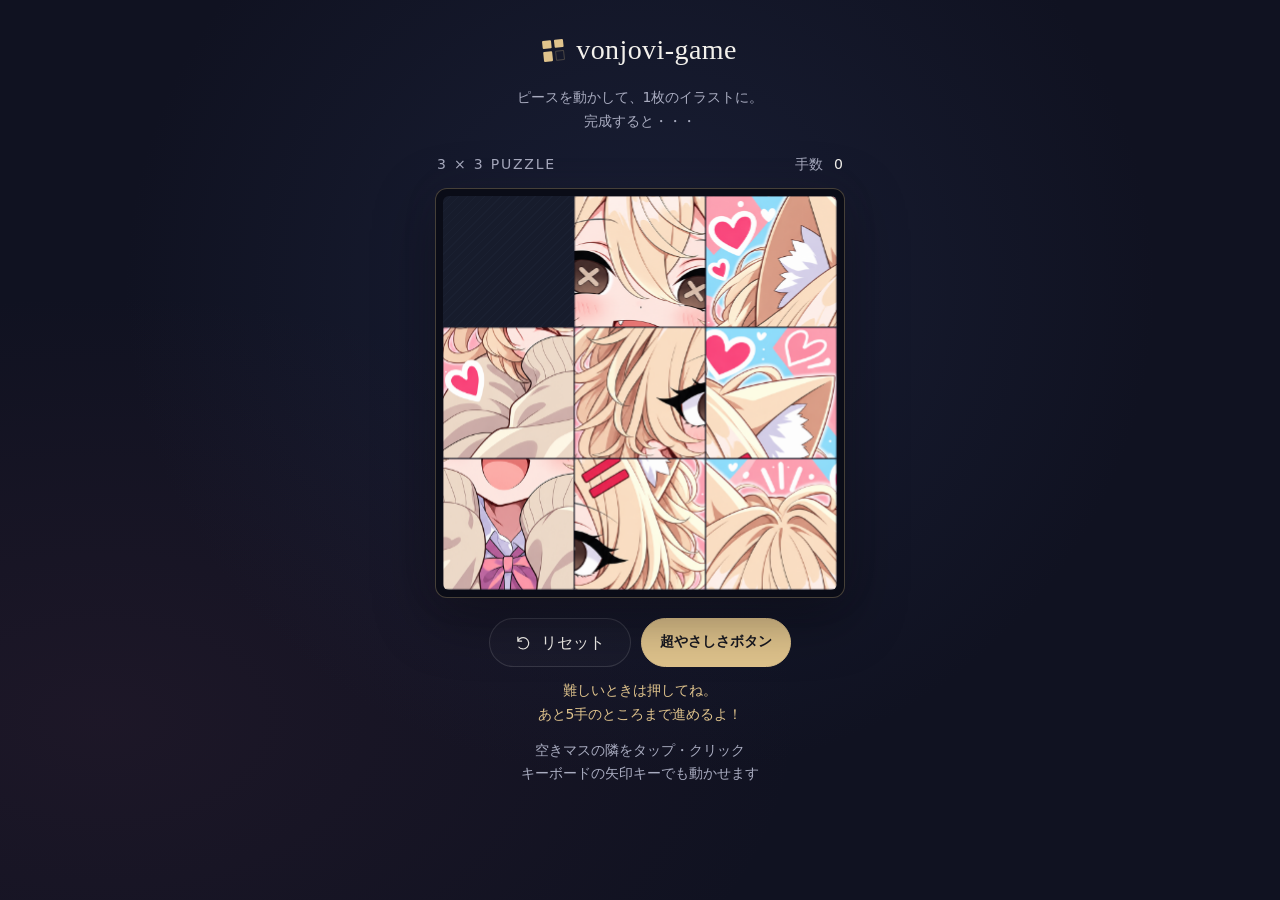
<file: index.html>
<!doctype html>
<html lang="ja">
<head>
  <meta charset="utf-8">
  <meta name="viewport" content="width=device-width,initial-scale=1">
  <meta name="theme-color" content="#101221">
  <meta name="description" content="イラストを完成させて、隠されたメッセージを解き明かす。3×3のスライドパズル。">
  <title>vonjovi-game</title>
  <link rel="icon" type="image/svg+xml" href="data:image/svg+xml,%3Csvg xmlns='http://www.w3.org/2000/svg' viewBox='0 0 32 32'%3E%3Crect width='32' height='32' rx='8' fill='%23101221'/%3E%3Cpath d='M7 7h8v8H7zm10 0h8v8h-8zM7 17h8v8H7z' fill='%23d6b97b'/%3E%3C/svg%3E">
  <style>
    :root{color-scheme:dark;--bg:#101221;--panel:#191d30;--ink:#f3f1ec;--muted:#a9acc0;--gold:#dfc38c;--border:#ffffff20;--ratio:1055/1491}
    *{box-sizing:border-box} [hidden]{display:none!important}
    body{margin:0;min-height:100svh;background:radial-gradient(ellipse at 50% 32%,#26315366 0,transparent 57%),radial-gradient(ellipse at 8% 80%,#71375122,transparent 42%),var(--bg);color:var(--ink);font:16px/1.7 system-ui,-apple-system,"Segoe UI","Noto Sans JP",sans-serif}
    button,textarea{font:inherit}button,a{-webkit-tap-highlight-color:transparent}button{touch-action:manipulation}button:focus-visible,a:focus-visible,textarea:focus-visible{outline:3px solid var(--gold);outline-offset:5px}button{cursor:pointer}button:disabled{cursor:default}
    .site-header{display:flex;align-items:center;justify-content:center;gap:12px;padding:27px 20px 0}
    .mark{width:21px;height:21px;display:grid;grid-template-columns:1fr 1fr;gap:3px;transform:rotate(-6deg)}.mark i{background:var(--gold);border-radius:1px}.mark i:last-child{background:transparent;border:1px solid #dfc38c44}
    h1{margin:0;font:500 28px/1.3 Georgia,"Times New Roman",serif;letter-spacing:.015em}
    main{width:100%;padding:16px 20px 40px;text-align:center}
    .instructions{margin:0 auto 19px;color:var(--muted);font-size:14px}.instructions span{display:inline-block}
    .game{width:min(100%,410px,max(230px,calc((100svh - 310px) * var(--image-ratio,.70758))));margin:auto}
    .game-meta{display:flex;align-items:center;justify-content:space-between;margin:0 2px 11px;color:var(--muted);font-size:14px;gap:12px}.grid-label{letter-spacing:.13em}.move-count{font-variant-numeric:tabular-nums}#moves{color:var(--ink);margin-left:7px}
    .frame{padding:7px;border:1px solid #dfc38c48;border-radius:12px;background:#0a0c17;box-shadow:0 18px 60px #0006,0 0 45px #b07ab00c;position:relative}
    .board{position:relative;width:100%;aspect-ratio:var(--ratio);border-radius:6px;overflow:hidden;background:repeating-linear-gradient(135deg,#171c2c 0px,#171c2c 5px,#1a2031 5px,#1a2031 6px);isolation:isolate}
    .tile{position:absolute;top:0;left:0;width:calc(100% / 3);height:calc(100% / 3);padding:0;border:0;border-radius:2px;background-image:url("image/gazou.png");background-size:300% 300%;background-repeat:no-repeat;box-shadow:inset 0 0 0 1px #0a0c1766;transition:transform .16s ease,filter .16s ease;will-change:transform;z-index:1}
    .tile:not([aria-disabled="true"]):hover{filter:brightness(1.12);z-index:2}.tile:focus-visible{outline-offset:-4px;z-index:3}.tile[aria-disabled="true"]{cursor:default}
    .tile.last{pointer-events:none;opacity:0;transition:opacity .5s ease}.board.complete .tile{box-shadow:none;border-radius:0}.board.complete .tile.last{opacity:1}
    .loading{position:absolute;inset:0;display:grid;place-content:center;padding:24px;background:var(--panel);color:var(--muted);z-index:5;font-size:14px}
    .controls{margin-top:20px;display:flex;justify-content:center;flex-wrap:wrap;gap:10px}.reset{display:inline-flex;align-items:center;justify-content:center;gap:9px;padding:10px 25px;min-height:46px;color:var(--ink);border:1px solid var(--border);border-radius:999px;background:#ffffff05;transition:background .2s,border-color .2s}.reset:hover{background:#ffffff0c;border-color:#ffffff44}.reset svg{width:17px;height:17px}.reset:disabled{opacity:.45}
    .kindness{background:var(--gold);border:1px solid var(--gold);color:#171820;border-radius:999px;padding:10px 18px;min-height:46px;font-weight:650;font-size:14px}.kindness:hover{background:#eed5a4}.kindness:disabled{opacity:.55;cursor:default}.assist-help{font-size:14px;color:var(--gold);margin:12px 0 0}.board.assisting .tile{transition-duration:var(--auto-speed,50ms)}
    .help{margin:12px 0 0;color:var(--muted);font-size:14px}.status{min-height:1.7em;margin:13px 0 0;color:var(--gold);font-size:14px}
    .reward{max-width:680px;margin:26px auto 0;text-align:left;background:linear-gradient(145deg,#24263a,#191c2b);border:1px solid #dfc38c4d;border-radius:18px;padding:28px;animation:arrive .45s ease}
    .reward-label{margin:0 0 7px;color:var(--gold);font-size:12px;letter-spacing:.18em}.reward h2{font-size:24px;font-weight:600;line-height:1.5;margin:0 0 8px}.reward p{margin:0 0 18px;color:#c8cad7;font-size:14px}.reward a{color:var(--gold);text-underline-offset:4px}.reward-head{display:flex;justify-content:space-between;gap:16px;align-items:center;margin-bottom:12px}.reward-head label{font-size:14px;color:var(--muted)}
    .copy{border:1px solid var(--gold);border-radius:8px;background:var(--gold);color:#171820;min-height:44px;padding:9px 16px;font-size:14px;font-weight:650}.copy:hover{background:#eed5a4}.prompt{width:100%;height:300px;resize:vertical;display:block;border:1px solid var(--border);border-radius:8px;background:#101321;color:#e0e2ec;padding:18px;line-height:1.85;font-size:14px;overflow-wrap:anywhere}.copy-feedback{min-height:1.7em;margin-top:10px!important;margin-bottom:0!important;color:var(--gold)!important}
    @keyframes arrive{from{opacity:0;transform:translateY(10px)}to{opacity:1;transform:translateY(0)}}
    @media(min-height:800px) and (min-width:600px){.site-header{padding-top:32px}main{padding-top:18px}}
    @media(max-width:480px){.site-header{padding-top:22px}h1{font-size:26px}main{padding:14px 18px 30px}.game{max-width:350px}.reward{padding:21px 18px}.reward-head{align-items:flex-start;flex-direction:column;gap:10px}.copy{width:100%}.instructions{font-size:14px;margin-bottom:17px}.help{font-size:14px}}
    @media(prefers-reduced-motion:reduce){*,*::before,*::after{animation:none!important;transition:none!important;scroll-behavior:auto!important}}
  </style>
</head>
<body>
  <header class="site-header"><span class="mark" aria-hidden="true"><i></i><i></i><i></i><i></i></span><h1>vonjovi-game</h1></header>
  <main>
    <p class="instructions"><span>ピースを動かして、1枚のイラストに。</span><br><span>完成すると・・・</span></p>
    <section class="game" aria-label="3×3スライドパズル">
      <div class="game-meta"><span class="grid-label">3 × 3 PUZZLE</span><span class="move-count">手数 <output id="moves">0</output></span></div>
      <div class="frame"><div id="board" class="board" role="group" aria-label="パズル盤面。空いているマスの隣のピースを動かせます。"><div id="loading" class="loading" role="status">イラストを読み込んでいます…</div></div></div>
      <div class="controls"><button id="reset" class="reset" type="button" disabled><svg viewBox="0 0 24 24" fill="none" stroke="currentColor" stroke-width="1.7" aria-hidden="true"><path d="M4 10a8 8 0 1 1 1 8M4 4v6h6"/></svg>リセット</button><button id="kindness" class="kindness" type="button" aria-describedby="assist-help" disabled>超やさしさボタン</button></div>
      <p id="assist-help" class="assist-help">難しいときは押してね。<br>あと5手のところまで進めるよ！</p>
      <p class="help">空きマスの隣をタップ・クリック<br>キーボードの矢印キーでも動かせます</p>
      <p id="status" class="status" role="status" aria-live="polite"></p>
      <button id="retry" class="reset" type="button" hidden>解読コードを再読み込み</button>
    </section>
    <section id="reward" class="reward" aria-labelledby="reward-title" hidden>
      <div class="reward-label">PUZZLE COMPLETE</div>
      <h2 id="reward-title" tabindex="-1">完成！ 次は、隠されたメッセージへ。</h2>
      <p><a href="https://x.com/vonjovi_14/status/2108567350417199455?s=20">解読用の画像を保存</a>して、下の文章と一緒にAIへ渡してください。</p>
      <div class="reward-head"><label for="prompt">解読コード（プロンプト）</label><button id="copy" class="copy" type="button">解読コードをコピー</button></div>
      <textarea id="prompt" class="prompt" readonly spellcheck="false" aria-label="解読コード（プロンプト）"></textarea>
      <p id="copy-feedback" class="copy-feedback" role="status" aria-live="polite"></p>
    </section>
    <noscript><p>このパズルを遊ぶには、ブラウザーのJavaScriptを有効にしてください。</p></noscript>
  </main>
  <script id="puzzle-model">
    const GameModel = (() => {
      const solved = () => Array.from({length:9},(_,i)=>(i+1)%9);
      const adjacent = (a,b) => Math.abs(Math.floor(a/3)-Math.floor(b/3))+Math.abs(a%3-b%3)===1;
      const isSolved = cells => cells.every((n,i)=>n===(i+1)%9);
      function move(cells,tile){
        const at=cells.indexOf(tile),gap=cells.indexOf(0);
        if(!Number.isInteger(tile)||tile<1||tile>8||at<0||!adjacent(at,gap))return false;
        [cells[at],cells[gap]]=[cells[gap],cells[at]];return true;
      }
      function newGame(){
        let cells,history;
        do{
          cells=solved();history=[];let previous=-1;
          for(let step=0;step<24;step++){
            const gap=cells.indexOf(0),options=cells.map((_,i)=>i).filter(i=>i!==previous&&adjacent(i,gap));
            const next=options[Math.floor(Math.random()*options.length)];
            history.push(cells[next]);
            [cells[gap],cells[next]]=[cells[next],cells[gap]];previous=gap;
          }
        }while(cells.reduce((sum,n,i)=>sum+(n?Math.abs(Math.floor((n-1)/3)-Math.floor(i/3))+Math.abs((n-1)%3-i%3):0),0)<6);
        return {cells,history};
      }
      const shuffle=()=>newGame().cells;
      let nearGoal;
      function helpPlan(cells,history){
        // Exact shortest distances for the small neighborhood of the goal.
        if(!nearGoal){
          const start=solved(),queue=[start];nearGoal=new Map([[start.join(','),0]]);
          for(let q=0;q<queue.length;q++){
            const state=queue[q],depth=nearGoal.get(state.join(','));
            if(depth===5)continue;
            const gap=state.indexOf(0);
            for(let at=0;at<state.length;at++)if(adjacent(at,gap)){
              const next=[...state];move(next,state[at]);const key=next.join(',');
              if(!nearGoal.has(key)){nearGoal.set(key,depth+1);queue.push(next);}
            }
          }
        }
        const state=[...cells],plan=[];
        if(nearGoal.get(state.join(','))===5)return plan;
        // Reverse the actual legal history. Stop as soon as the goal is exactly
        // five moves away; this does not require solving an arbitrary 15-puzzle.
        for(let i=history.length-1;i>=0;i--){
          if(!move(state,history[i]))throw new Error('Invalid puzzle history');
          plan.push(history[i]);
          if(nearGoal.get(state.join(','))===5)return plan;
        }
        if(!isSolved(state))throw new Error('Puzzle history does not reach the goal');
        // Also handles pressing help when already fewer than five moves away.
        for(const tile of [8,7,4,5,6]){move(state,tile);plan.push(tile);}
        if(nearGoal.get(state.join(','))!==5)throw new Error('Invalid help target');
        return plan;
      }
      return {solved,adjacent,isSolved,move,shuffle,newGame,helpPlan};
    })();
  </script>
  <script id="puzzle-ui">
    (()=>{
      const $=id=>document.getElementById(id),board=$('board'),reward=$('reward'),prompt=$('prompt');
      let cells=[],moves=0,ready=false,complete=false,epoch=0,rewardRequest=null,history=[],assisting=false;
      const tiles=[];
      for(let tile=1;tile<=9;tile++){
        const el=document.createElement(tile===9?'div':'button');
        el.className='tile'+(tile===9?' last':'');
        el.style.backgroundPosition=`${((tile-1)%3)*100/2}% ${Math.floor((tile-1)/3)*100/2}%`;
        if(tile<9){el.type='button';el.addEventListener('click',()=>play(tile));}
        else el.setAttribute('aria-hidden','true');
        board.append(el);tiles.push(el);
      }
      function render(){
        const gap=cells.indexOf(0);
        tiles.forEach((el,i)=>{
          const pos=i===8?8:cells.indexOf(i+1);
          el.style.transform=`translate(${(pos%3)*100}%,${Math.floor(pos/3)*100}%)`;
          if(i<8){
            const allowed=ready&&!complete&&!assisting&&GameModel.adjacent(pos,gap);
            el.setAttribute('aria-disabled',String(!allowed));
            el.setAttribute('aria-label',`ピース${i+1}、${Math.floor(pos/3)+1}行${pos%3+1}列${allowed?'、移動できます':''}`);
            el.disabled=!ready||complete||assisting;
          }
        });
        $('moves').textContent=String(moves);board.classList.toggle('complete',complete);
        board.classList.toggle('assisting',assisting);$('kindness').disabled=!ready||complete||assisting;
        $('kindness').textContent=assisting?'自動で移動しています…':'超やさしさボタン';
      }
      function reset(){
        if(!ready)return;
        epoch++;rewardRequest?.abort();rewardRequest=null;const game=GameModel.newGame();cells=game.cells;history=game.history;assisting=false;moves=0;complete=false;reward.hidden=true;prompt.value='';$('retry').hidden=true;
        $('copy-feedback').textContent='';$('copy').textContent='解読コードをコピー';
        $('status').textContent='';render();
      }
      function play(tile){
        if(!ready||complete||assisting||!GameModel.move(cells,tile))return false;
        record(tile);
        moves++;complete=GameModel.isSolved(cells);render();
        if(complete){
          $('status').textContent=`${moves}手で完成！ 解読コードを開いています…`;
          void revealReward([...cells],epoch);
        }
        return true;
      }
      function record(tile){
        if(history[history.length-1]===tile)history.pop();else history.push(tile);
      }
      async function assist(){
        if(!ready||complete||assisting)return;
        const requestEpoch=epoch;
        try{
          const plan=GameModel.helpPlan(cells,history);
          assisting=true;$('status').textContent='あと5手のところまで、自動で進めています。';render();
          const reduced=matchMedia('(prefers-reduced-motion: reduce)').matches;
          const delay=reduced?0:Math.max(16,Math.min(90,5000/Math.max(1,plan.length)));
          board.style.setProperty('--auto-speed',delay+'ms');
          for(const tile of plan){
            if(requestEpoch!==epoch)return;
            if(!GameModel.move(cells,tile))throw new Error('Automatic move failed');
            record(tile);render();
            await new Promise(resolve=>setTimeout(resolve,delay));
          }
          if(requestEpoch!==epoch)return;
          assisting=false;render();$('status').textContent='あと5手で完成する配置にしたよ！';
        }catch{
          if(requestEpoch!==epoch)return;
          assisting=false;render();$('status').textContent='自動移動できませんでした。リセットして、もう一度お試しください。';
        }
      }
      async function revealReward(solution,requestEpoch){
        try{
          if(!GameModel.isSolved(solution))return;
          rewardRequest?.abort();
          const request=new AbortController();rewardRequest=request;$('retry').hidden=true;
          const response=await fetch('prompt.txt',{signal:request.signal,cache:'no-store'});
          if(!response.ok)throw new Error('Prompt could not be loaded');
          const text=await response.text();
          if(!text.trim())throw new Error('Prompt is empty');
          if(requestEpoch!==epoch||!complete)return;
          prompt.value=text;reward.hidden=false;
          $('status').textContent=`${moves}手で完成しました！`;
          $('reward-title').focus({preventScroll:true});
          reward.scrollIntoView({behavior:matchMedia('(prefers-reduced-motion: reduce)').matches?'auto':'smooth',block:'start'});
        }catch{
          if(requestEpoch!==epoch||!complete)return;
          prompt.value='';reward.hidden=true;
          $('status').textContent='解読コードを読み込めませんでした。通信状態を確認して再読み込みしてください。';
          $('retry').hidden=false;
        }
      }
      $('retry').addEventListener('click',()=>{if(complete)void revealReward([...cells],epoch);});
      $('reset').addEventListener('click',reset);
      $('kindness').addEventListener('click',()=>void assist());
      document.addEventListener('keydown',event=>{
        if(!ready||complete||assisting||event.altKey||event.ctrlKey||event.metaKey||['TEXTAREA','INPUT','SELECT'].includes(event.target.tagName))return;
        const offset={ArrowUp:3,ArrowDown:-3,ArrowLeft:1,ArrowRight:-1}[event.key];
        if(offset===undefined)return;
        event.preventDefault();const gap=cells.indexOf(0),from=gap+offset;
        if(from>=0&&from<9&&GameModel.adjacent(gap,from))play(cells[from]);
      });
      $('copy').addEventListener('click',async()=>{
        if(!complete||!prompt.value)return;
        const copyEpoch=epoch;let copied=false;
        try{if(navigator.clipboard&&window.isSecureContext){await navigator.clipboard.writeText(prompt.value);copied=true;}}catch{}
        if(copyEpoch!==epoch)return;
        if(!copied){
          prompt.focus();prompt.select();prompt.setSelectionRange(0,prompt.value.length);
          try{copied=document.execCommand('copy');}catch{}
        }
        $('copy-feedback').textContent=copied?'コピーしました。画像と一緒にAIへ渡してください。':'文章を選択しました。長押し、または Ctrl+C / ⌘C でコピーしてください。';
        $('copy').textContent=copied?'コピーしました':'選択した文章をコピー';
      });
      const source=new Image();
      source.onload=()=>{
        board.style.aspectRatio=`${source.naturalWidth} / ${source.naturalHeight}`;
        document.documentElement.style.setProperty('--image-ratio',source.naturalWidth/source.naturalHeight);
        ready=true;$('loading').hidden=true;$('reset').disabled=false;reset();
      };
      source.onerror=()=>{$('loading').textContent='イラストを読み込めませんでした。ページを再読み込みしてください。';};
      source.src='image/gazou.png';
      // Agent controls use exactly the same move and reset actions as the UI.
      const context=document.modelContext;
      if(context?.registerTool){
        const lifecycle=new AbortController();
        const snapshot=()=>({ready,cells:[...cells],moves,complete,assisting});
        const schema={type:'object',properties:{},additionalProperties:false};
        const registrations=[
          {name:'get_puzzle_state',description:'Read the visible 3×3 puzzle. Cells are row-major, 0 is the empty cell.',inputSchema:schema,annotations:{readOnlyHint:true},execute:()=>snapshot()},
          {name:'move_puzzle_tile',description:'Move one tile adjacent to the empty cell, like clicking that tile.',inputSchema:{type:'object',properties:{tile:{type:'integer',minimum:1,maximum:8}},required:['tile'],additionalProperties:false},annotations:{readOnlyHint:false},execute:input=>{
            if(!input||Object.keys(input).some(k=>k!=='tile')||!Number.isInteger(input.tile)||input.tile<1||input.tile>8)throw new Error('tile must be an integer from 1 to 8');
            if(!play(input.tile))throw new Error('Tile cannot move in the current state');return snapshot();}},
          {name:'assist_puzzle',description:'Automatically make legal moves until the puzzle is exactly five moves from completion.',inputSchema:schema,annotations:{readOnlyHint:false},execute:async()=>{if(!ready||complete||assisting)throw new Error('Help is unavailable');await assist();return snapshot();}},
          {name:'reset_puzzle',description:'Start a new solvable puzzle, reset the move count, and hide the unlocked prompt.',inputSchema:schema,annotations:{readOnlyHint:false},execute:()=>{if(!ready)throw new Error('Image is not ready');reset();return snapshot();}}
        ];
        for(const tool of registrations){try{Promise.resolve(context.registerTool(tool,{signal:lifecycle.signal})).catch(()=>{});}catch{}}
        window.addEventListener('pagehide',()=>lifecycle.abort(),{once:true});
      }
    })();
  </script>
</body>
</html>
</file>
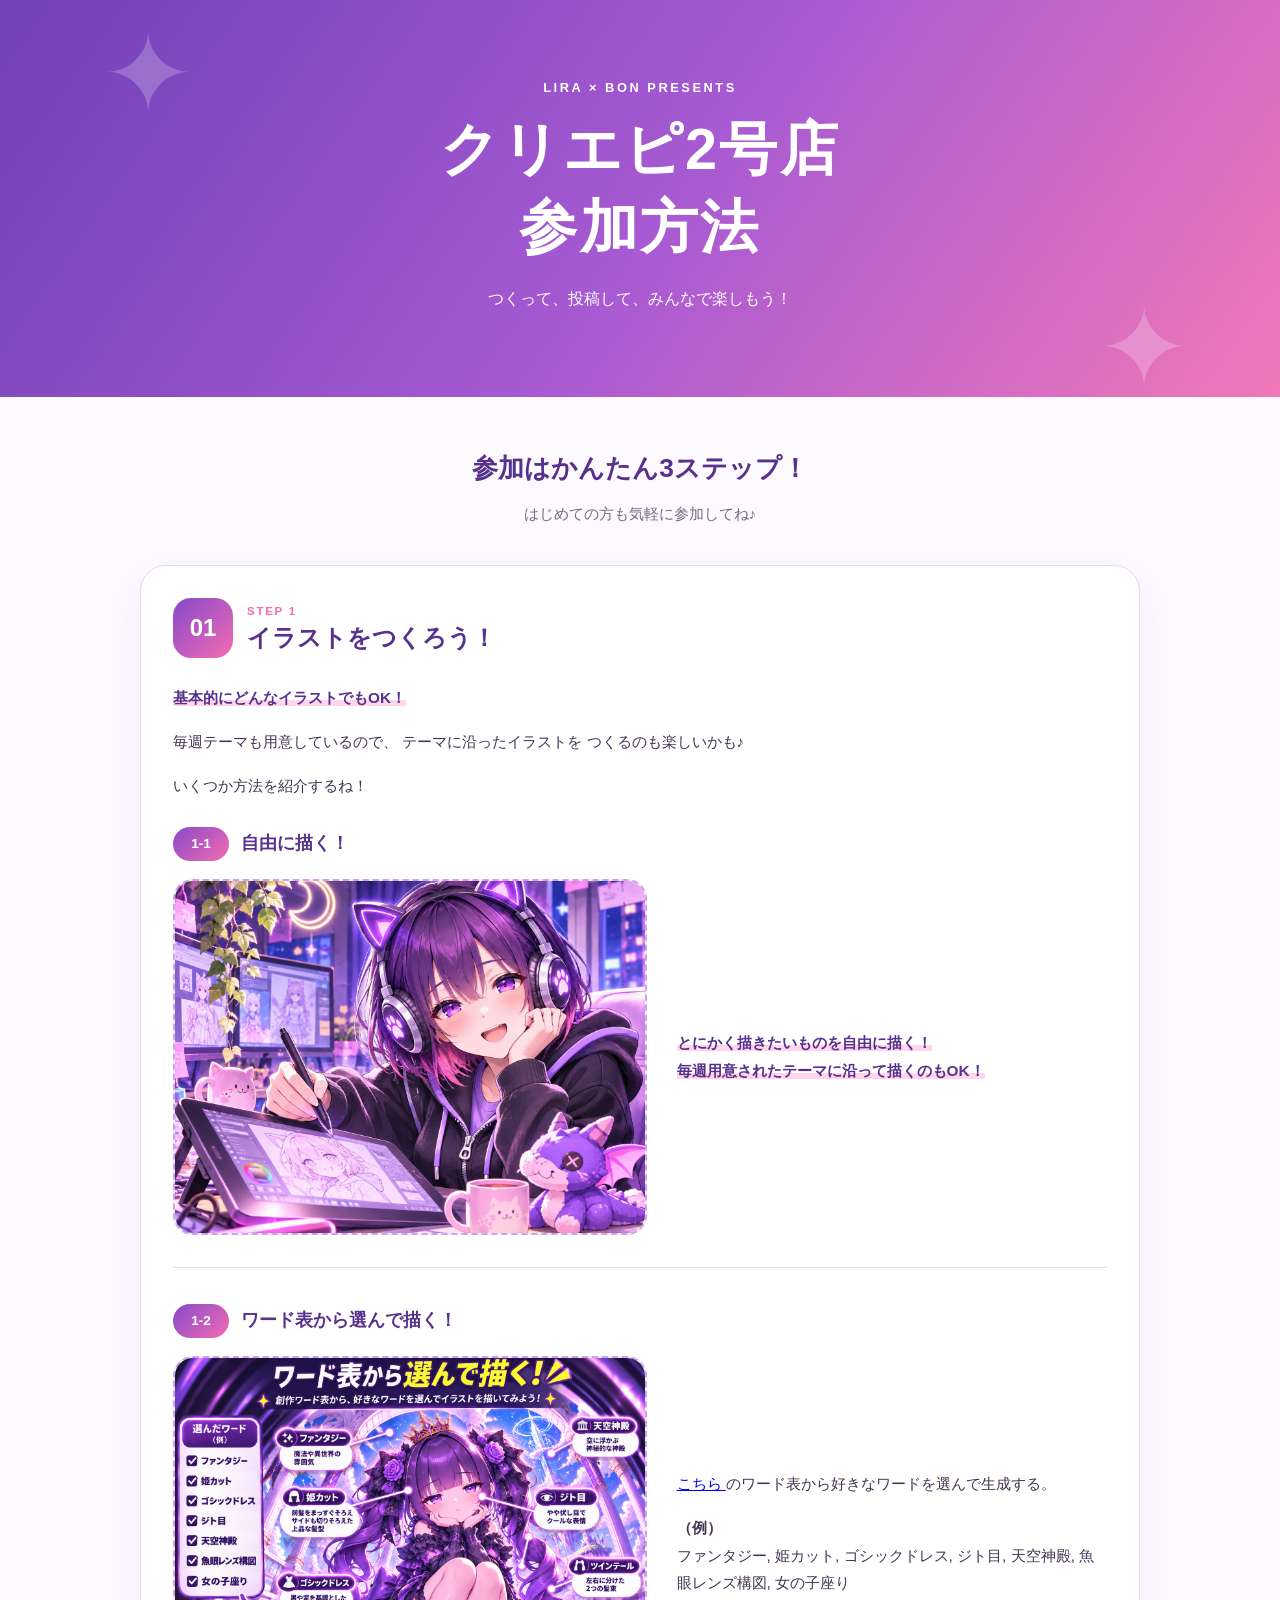
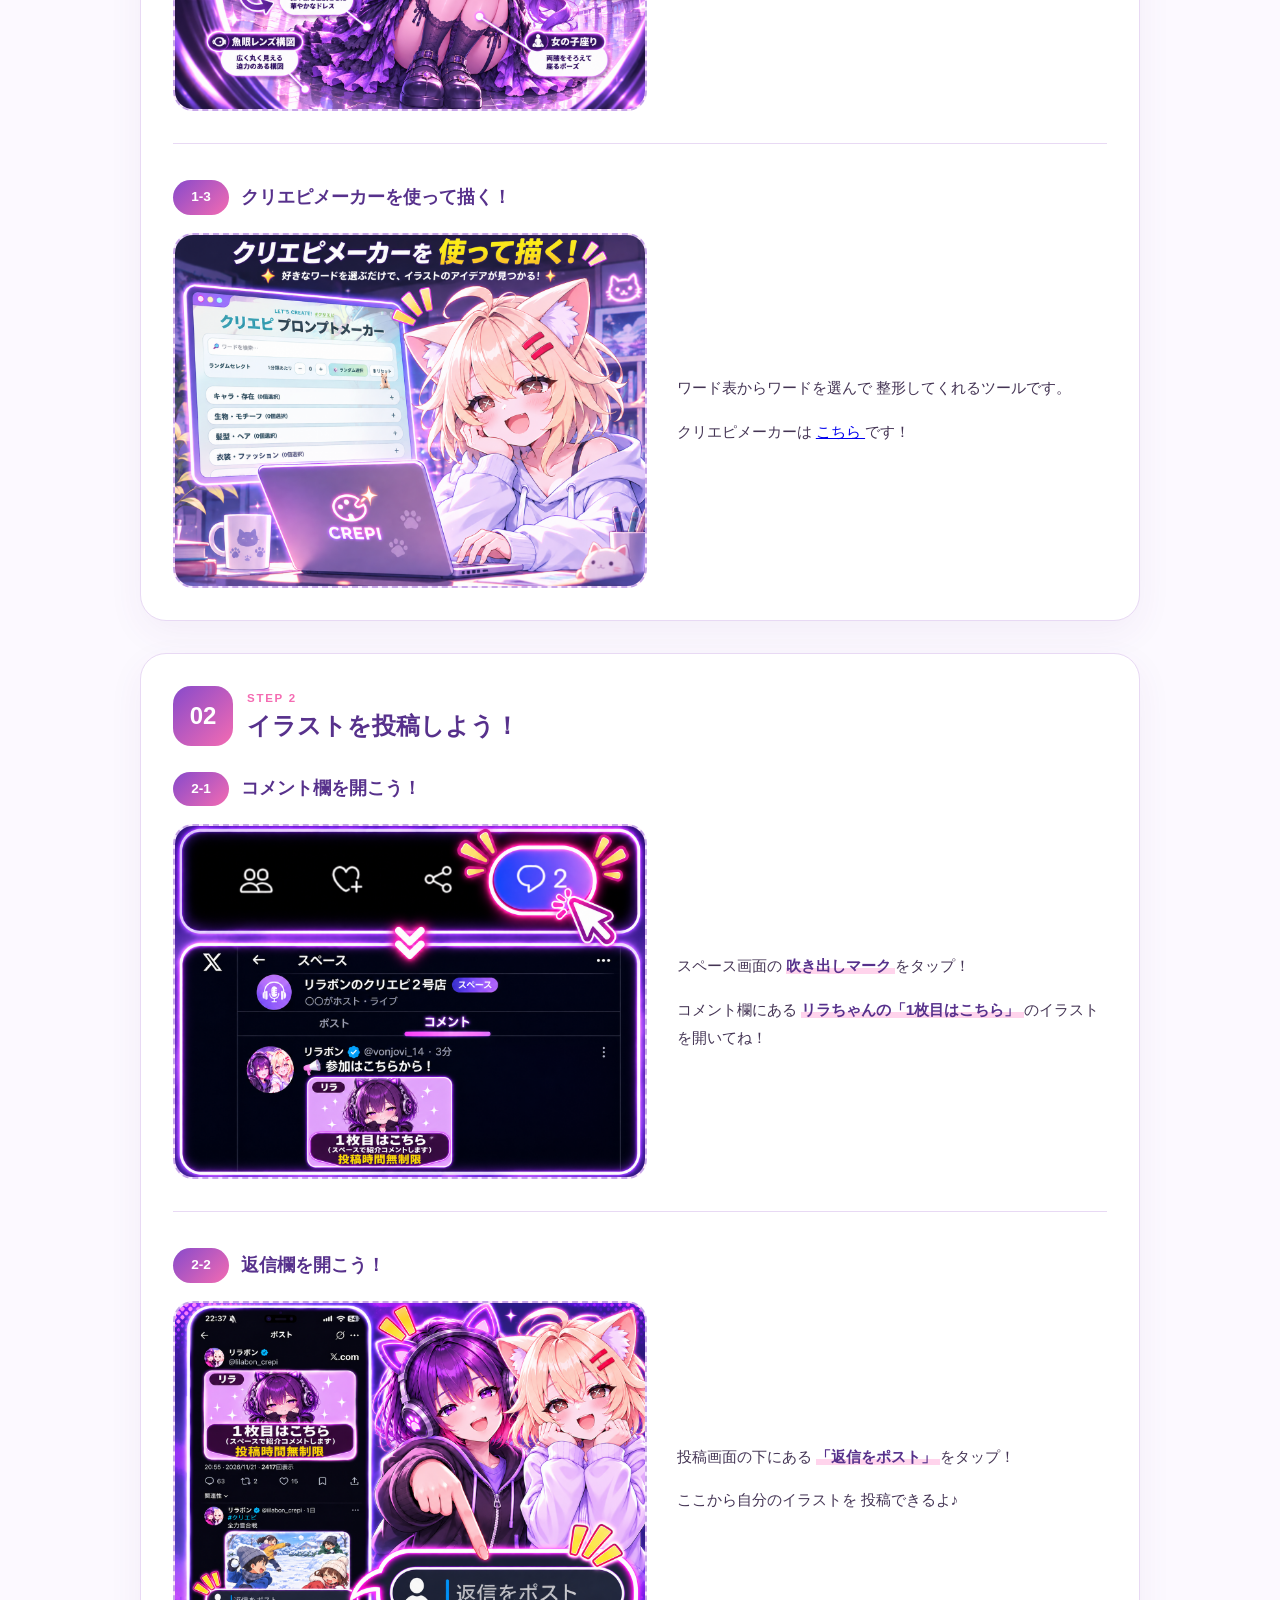
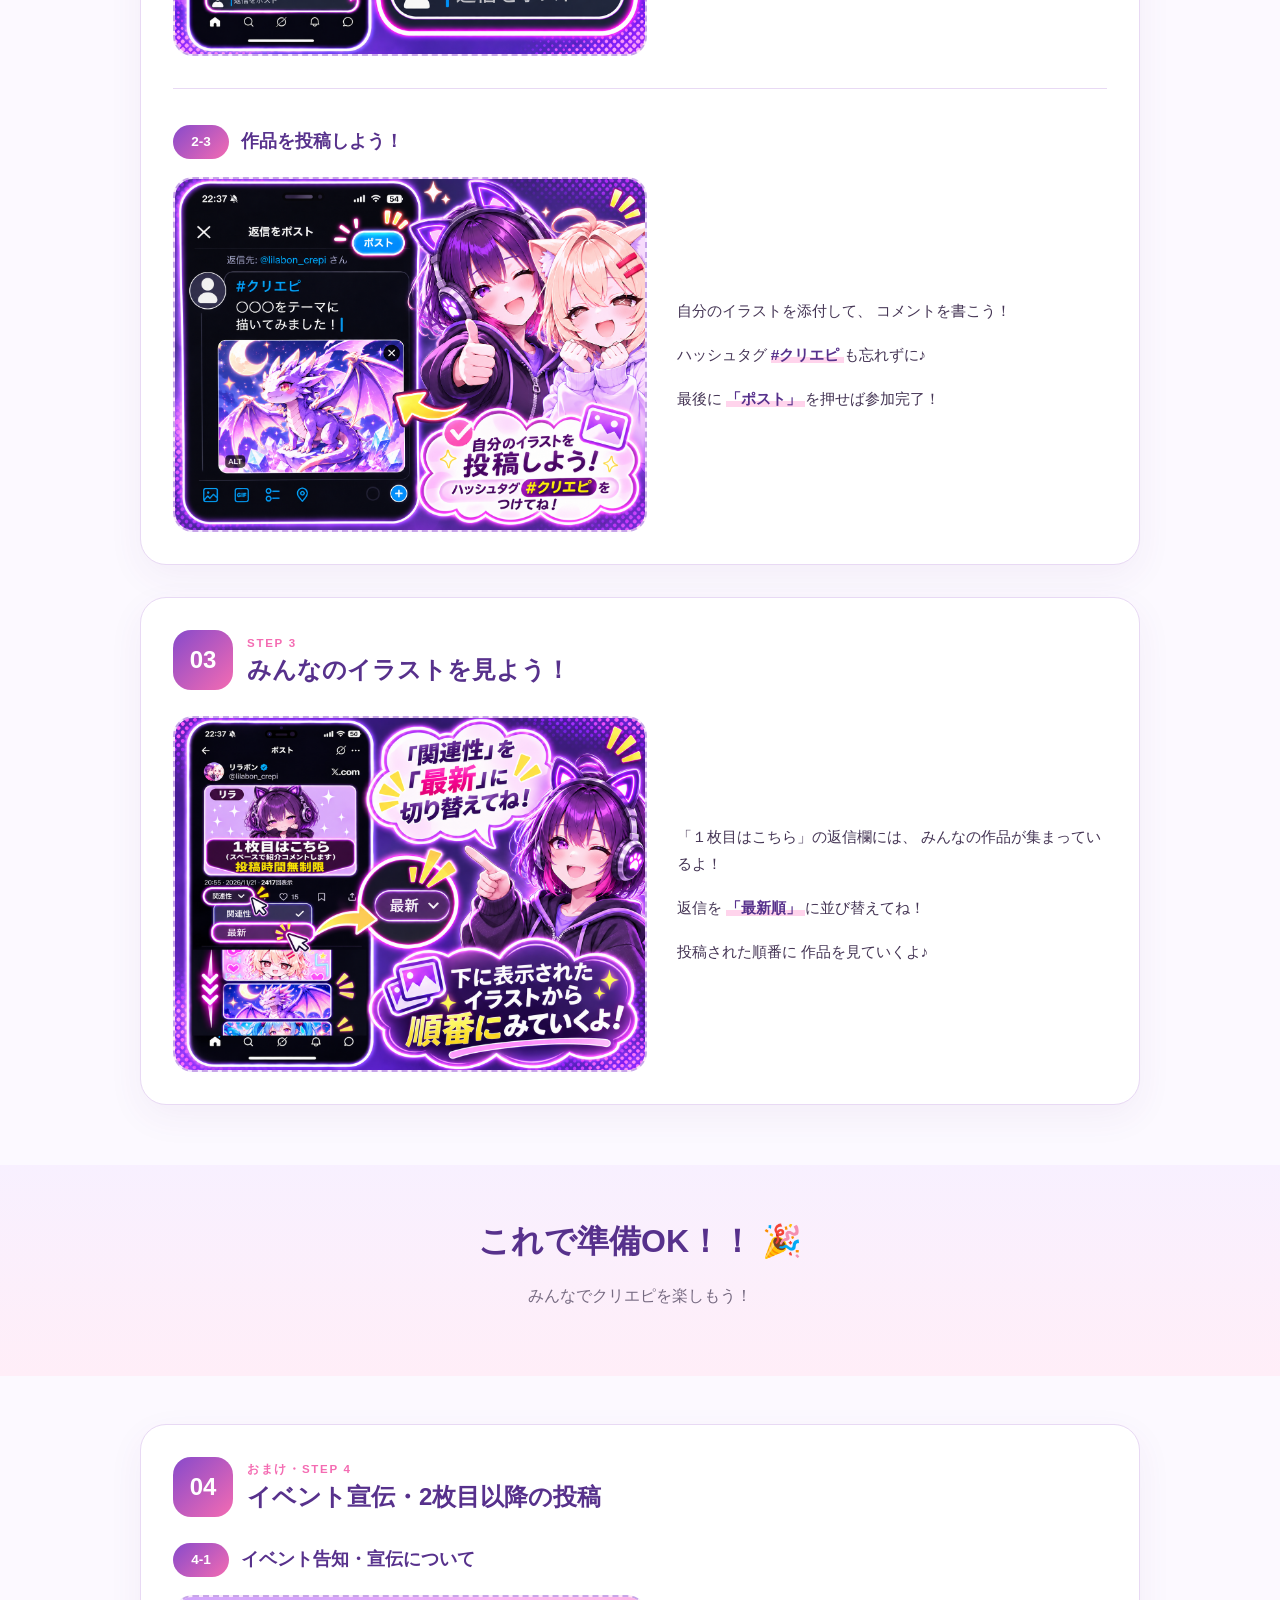
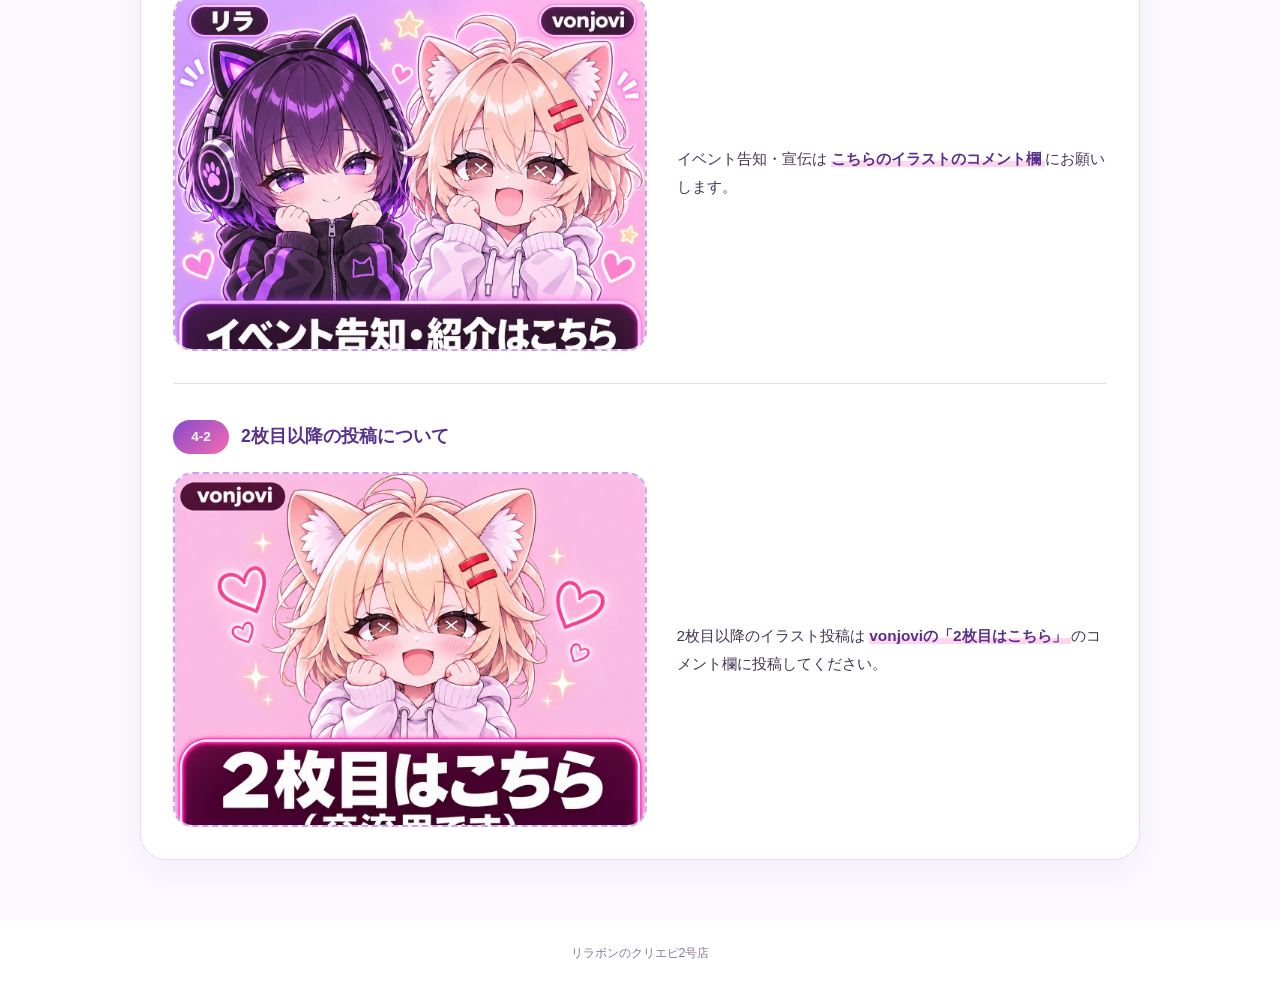
<file: creapi/index.html>
<!DOCTYPE html>
<html lang="ja">
<head>
  <meta charset="UTF-8">
  <meta name="viewport" content="width=device-width, initial-scale=1">
  <meta name="theme-color" content="#874acb">
  <meta name="description" content="リラボンのクリエピ2号店。参加方法をかんたん3ステップで紹介！">

  <title>クリエピ2号店 | 参加方法</title>
  <link rel="stylesheet" href="style.css">
</head>

<body>

  <!-- HERO -->
  <header class="hero">
    <p class="eyebrow">LIRA × BON PRESENTS</p>
    <h1>クリエピ2号店<br>参加方法</h1>
    <p class="hero-subtitle">
      つくって、投稿して、みんなで楽しもう！
    </p>
  </header>

  <main class="container">

    <div class="intro">
      <h2>参加はかんたん3ステップ！</h2>
      <p>はじめての方も気軽に参加してね♪</p>
    </div>

    <div class="steps">

      <!-- =====================
           STEP 1
      ====================== -->
      <section class="step" id="step1">

        <div class="step-heading">
          <div class="step-number">01</div>
          <div>
            <small>STEP 1</small>
            <h2>イラストをつくろう！</h2>
          </div>
        </div>

        <!-- STEP 1 INTRO -->
        <div class="explanation">
          <p>
            <span class="highlight">
              基本的にどんなイラストでもOK！
            </span>
          </p>
          <p>
            毎週テーマも用意しているので、
            テーマに沿ったイラストを
            つくるのも楽しいかも♪
          </p>
          <p>
            いくつか方法を紹介するね！
            <br><br>
          </p>
        </div>

        <div class="step2-list">

          <!-- STEP 1-1 -->
          <div class="step2-item">

            <div class="step2-subheading">
              <span class="step2-label">1-1</span>
              <h3>自由に描く！</h3>
            </div>

            <div class="step-content">
              <div class="illustration">
                <img
                  src="images/step1-1.png"
                  alt="自由にイラストを描く"
                  onerror="this.hidden=true">
                <span class="image-placeholder">
                  🎨<br>
                  ここにイラストを貼る<br>
                  STEP 1-1
                </span>
              </div>

              <div class="explanation">
                <p>
                  <span class="highlight">
                    とにかく描きたいものを自由に描く！<br>
                    毎週用意されたテーマに沿って描くのもOK！
                  </span>
                </p>
              </div>
            </div>

          </div>

          <!-- STEP 1-2 -->
          <div class="step2-item">

            <div class="step2-subheading">
              <span class="step2-label">1-2</span>
              <h3>ワード表から選んで描く！</h3>
            </div>

            <div class="step-content">
              <div class="illustration">
                <img
                  src="images/step1-2.png"
                  alt="ワード表から好きなワードを選ぶ"
                  onerror="this.hidden=true">
                <span class="image-placeholder">
                  📋<br>
                  ここにイラストを貼る<br>
                  STEP 1-2
                </span>
              </div>

              <div class="explanation">
                <p>
                  <a href="wordlist.html">
                    こちら
                  </a>
                  のワード表から好きなワードを選んで生成する。
                </p>

                <p>
                  <strong>（例）</strong><br>
                  ファンタジー, 姫カット, ゴシックドレス,
                  ジト目, 天空神殿, 魚眼レンズ構図,
                  女の子座り
                </p>
              </div>
            </div>

          </div>

          <!-- STEP 1-3 -->
          <div class="step2-item">

            <div class="step2-subheading">
              <span class="step2-label">1-3</span>
              <h3>クリエピメーカーを使って描く！</h3>
            </div>

            <div class="step-content">
              <div class="illustration">
                <img
                  src="images/step1-3.png"
                  alt="クリエピメーカーを使ってイラストをつくる"
                  onerror="this.hidden=true">
                <span class="image-placeholder">
                  ✨<br>
                  ここにイラストを貼る<br>
                  STEP 1-3
                </span>
              </div>

              <div class="explanation">
                <p>
                  ワード表からワードを選んで
                  整形してくれるツールです。
                </p>
                <p>
                  クリエピメーカーは
                  <a href="https://crep.pages.dev/prompt/">
                    こちら
                  </a>
                  です！
                </p>
              </div>
            </div>

          </div>

        </div>
      </section>

      <!-- =====================
           STEP 2
      ====================== -->
      <section class="step" id="step2">

        <div class="step-heading">
          <div class="step-number">02</div>
          <div>
            <small>STEP 2</small>
            <h2>イラストを投稿しよう！</h2>
          </div>
        </div>

        <div class="step2-list">

          <!-- STEP 2-1 -->
          <div class="step2-item">
            <div class="step2-subheading">
              <span class="step2-label">2-1</span>
              <h3>コメント欄を開こう！</h3>
            </div>

            <div class="step-content">
              <div class="illustration">
                <img
                  src="images/step2-1.png"
                  alt="Xスペースのコメント欄を開く"
                  onerror="this.hidden=true">
                <span class="image-placeholder">
                  💬<br>
                  ここにイラストを貼る<br>
                  STEP 2-1
                </span>
              </div>

              <div class="explanation">
                <p>
                  スペース画面の
                  <span class="highlight">
                    吹き出しマーク
                  </span>
                  をタップ！
                </p>
                <p>
                  コメント欄にある
                  <span class="highlight">
                    リラちゃんの「1枚目はこちら」
                  </span>
                  のイラストを開いてね！
                </p>
              </div>
            </div>
          </div>

          <!-- STEP 2-2 -->
          <div class="step2-item">
            <div class="step2-subheading">
              <span class="step2-label">2-2</span>
              <h3>返信欄を開こう！</h3>
            </div>

            <div class="step-content">
              <div class="illustration">
                <img
                  src="images/step2-2.png"
                  alt="返信をポストの入力欄を開く"
                  onerror="this.hidden=true">
                <span class="image-placeholder">
                  💌<br>
                  ここにイラストを貼る<br>
                  STEP 2-2
                </span>
              </div>

              <div class="explanation">
                <p>
                  投稿画面の下にある
                  <span class="highlight">
                    「返信をポスト」
                  </span>
                  をタップ！
                </p>
                <p>
                  ここから自分のイラストを
                  投稿できるよ♪
                </p>
              </div>
            </div>
          </div>

          <!-- STEP 2-3 -->
          <div class="step2-item">
            <div class="step2-subheading">
              <span class="step2-label">2-3</span>
              <h3>作品を投稿しよう！</h3>
            </div>

            <div class="step-content">
              <div class="illustration">
                <img
                  src="images/step2-3.png"
                  alt="イラストとハッシュタグを付けて投稿する"
                  onerror="this.hidden=true">
                <span class="image-placeholder">
                  🖼️<br>
                  ここにイラストを貼る<br>
                  STEP 2-3
                </span>
              </div>

              <div class="explanation">
                <p>
                  自分のイラストを添付して、
                  コメントを書こう！
                </p>
                <p>
                  ハッシュタグ
                  <span class="highlight">
                    #クリエピ
                  </span>
                  も忘れずに♪
                </p>
                <p>
                  最後に
                  <span class="highlight">
                    「ポスト」
                  </span>
                  を押せば参加完了！
                </p>
              </div>
            </div>
          </div>

        </div>
      </section>

      <!-- =====================
           STEP 3
      ====================== -->
      <section class="step" id="step3">

        <div class="step-heading">
          <div class="step-number">03</div>
          <div>
            <small>STEP 3</small>
            <h2>みんなのイラストを見よう！</h2>
          </div>
        </div>

        <div class="step-content">
          <div class="illustration">
            <img
              src="images/step3.png"
              alt="返信を最新順に並び替える"
              onerror="this.hidden=true">
            <span class="image-placeholder">
              ✨<br>
              ここにイラストを貼る<br>
              STEP 3
            </span>
          </div>

          <div class="explanation">
            <p>
              「１枚目はこちら」の返信欄には、
              みんなの作品が集まっているよ！
            </p>
            <p>
              返信を
              <span class="highlight">
                「最新順」
              </span>
              に並び替えてね！
            </p>
            <p>
              投稿された順番に
              作品を見ていくよ♪
            </p>
          </div>
        </div>

      </section>

    </div>
  </main>

  <!-- =====================
       FINISH
  ====================== -->
  <section class="finish">
    <h2>これで準備OK！！ 🎉</h2>
    <p>みんなでクリエピを楽しもう！</p>
  </section>

  <!-- =====================
       STEP 4（おまけ）
  ====================== -->
  <main class="container">

    <div class="steps" style="padding-top: 48px;">

      <section class="step" id="step4">

        <div class="step-heading">
          <div class="step-number">04</div>
          <div>
            <small>おまけ・STEP 4</small>
            <h2>イベント宣伝・2枚目以降の投稿</h2>
          </div>
        </div>

        <div class="step2-list">

          <!-- STEP 4-1 -->
          <div class="step2-item">

            <div class="step2-subheading">
              <span class="step2-label">4-1</span>
              <h3>イベント告知・宣伝について</h3>
            </div>

            <div class="step-content">

              <div class="illustration">
                <img
                  src="images/event.jpg"
                  alt="イベント告知・宣伝はこちら"
                  onerror="this.hidden=true">
                <span class="image-placeholder">
                  📢<br>
                  ここにイラストを貼る<br>
                  STEP 4-1
                </span>
              </div>

              <div class="explanation">
                <p>
                  イベント告知・宣伝は
                  <span class="highlight">
                    こちらのイラストのコメント欄
                  </span>
                  にお願いします。
                </p>
              </div>

            </div>
          </div>

          <!-- STEP 4-2 -->
          <div class="step2-item">

            <div class="step2-subheading">
              <span class="step2-label">4-2</span>
              <h3>2枚目以降の投稿について</h3>
            </div>

            <div class="step-content">

              <div class="illustration">
                <img
                  src="images/2maime.jpg"
                  alt="2枚目はこちら"
                  onerror="this.hidden=true">
                <span class="image-placeholder">
                  🖼️<br>
                  ここにイラストを貼る<br>
                  STEP 4-2
                </span>
              </div>

              <div class="explanation">
                <p>
                  2枚目以降のイラスト投稿は
                  <span class="highlight">
                    vonjoviの「2枚目はこちら」
                  </span>
                  のコメント欄に投稿してください。
                </p>
              </div>

            </div>
          </div>

        </div>
      </section>

    </div>
  </main>

  <footer>
    リラボンのクリエピ2号店
  </footer>

</body>
</html>
</file>
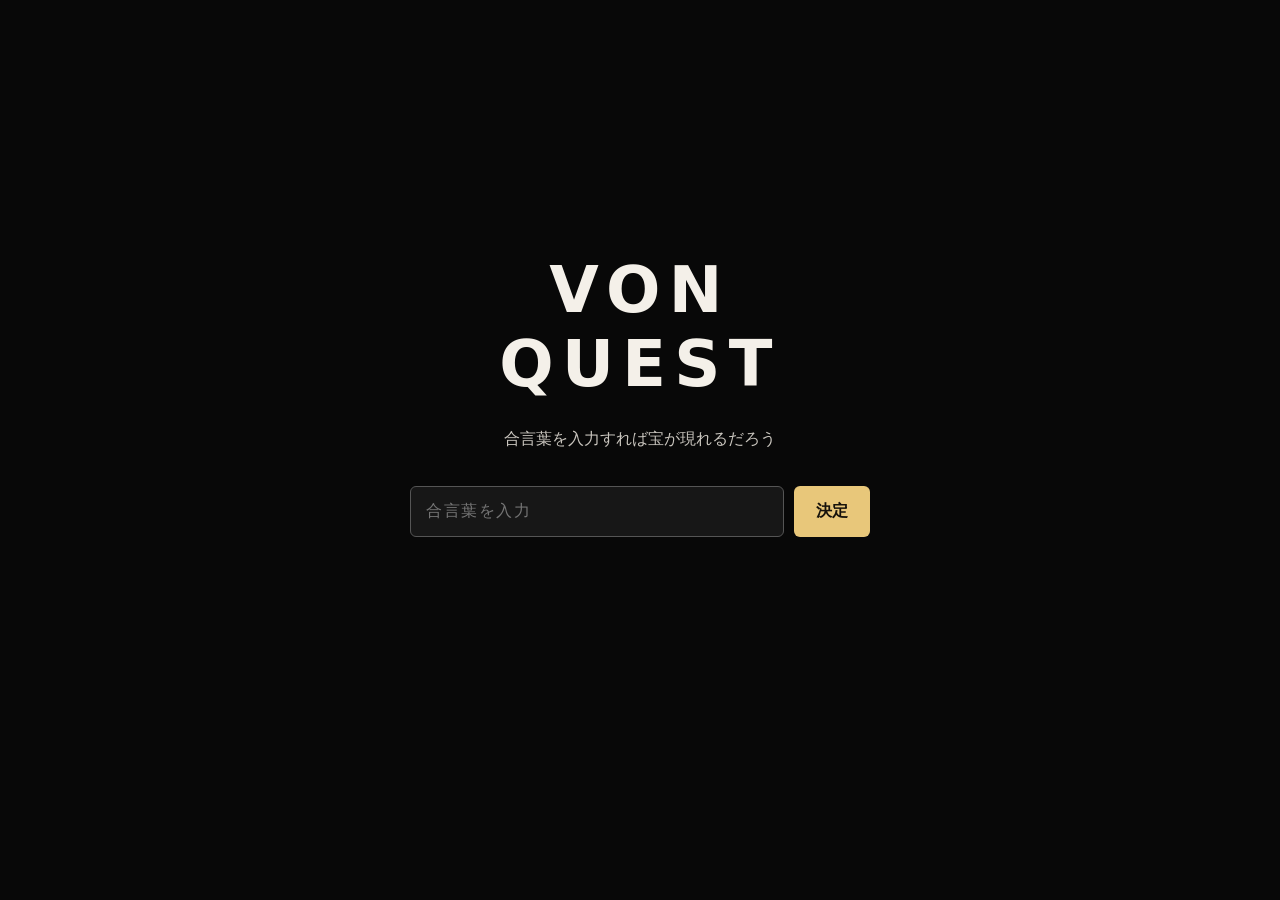
<file: quest1/index.html>
<!DOCTYPE html>
<html lang="ja">
<head>
<meta charset="UTF-8">
<meta name="viewport" content="width=device-width, initial-scale=1">
<title>VON QUEST</title>
<style>
:root{color-scheme:dark}*{box-sizing:border-box}body{margin:0;min-height:100svh;background:#080808;color:#f4f0e9;display:grid;place-items:center;font-family:system-ui,-apple-system,'Hiragino Kaku Gothic ProN','Noto Sans JP',sans-serif;text-align:center;padding:24px}.wrap{width:min(100%,460px)}h1{font-size:clamp(2.4rem,10vw,4rem);letter-spacing:.13em;margin:0 0 24px;font-weight:800}.intro{color:#c9c5be;font-size:1rem;line-height:1.8;margin:0 0 32px}.entry{display:flex;gap:10px}input{min-width:0;flex:1;padding:15px;border:1px solid #555;border-radius:6px;background:#171717;color:white;font-size:1rem;letter-spacing:.1em;outline:none}input:focus{border-color:#e8c77a}button{padding:15px 22px;border:0;border-radius:6px;background:#e8c77a;color:#16120b;font-size:1rem;font-weight:700;cursor:pointer}button:hover{background:#f4d997}.result{min-height:80px;margin-top:30px;line-height:1.9}.error{color:#bdb5a9}.treasure{animation:appear .55s ease-out}.chest{font-size:4rem;line-height:1.4}.message{font-size:1.12rem;font-weight:700;color:#f5dc9b}@keyframes appear{from{opacity:0;transform:translateY(12px)}to{opacity:1;transform:translateY(0)}}
</style>
</head>
<body>
<main class="wrap">
<h1>VON QUEST</h1>
<p class="intro">合言葉を入力すれば宝が現れるだろう</p>
<form id="quest" class="entry">
<input id="password" type="text" placeholder="合言葉を入力" aria-label="合言葉" autocomplete="off" spellcheck="false" required>
<button type="submit">決定</button>
</form>
<div id="result" class="result" role="status" aria-live="polite"></div>
</main>
<script>
const form=document.getElementById('quest');
const input=document.getElementById('password');
const result=document.getElementById('result');
form.addEventListener('submit',function(event){
 event.preventDefault();
 if(input.value.trim()==='MARRON'){
  result.innerHTML='<div class="treasure"><div class="chest" aria-label="宝箱">🎁🍰</div><p class="message">宝箱の中にはイチゴのショートケーキが入っていました！</p></div>';
 }else{
  result.innerHTML='<p class="error">合言葉が違うようだ……</p>';
 }
});
</script>
</body>
</html>
</file>
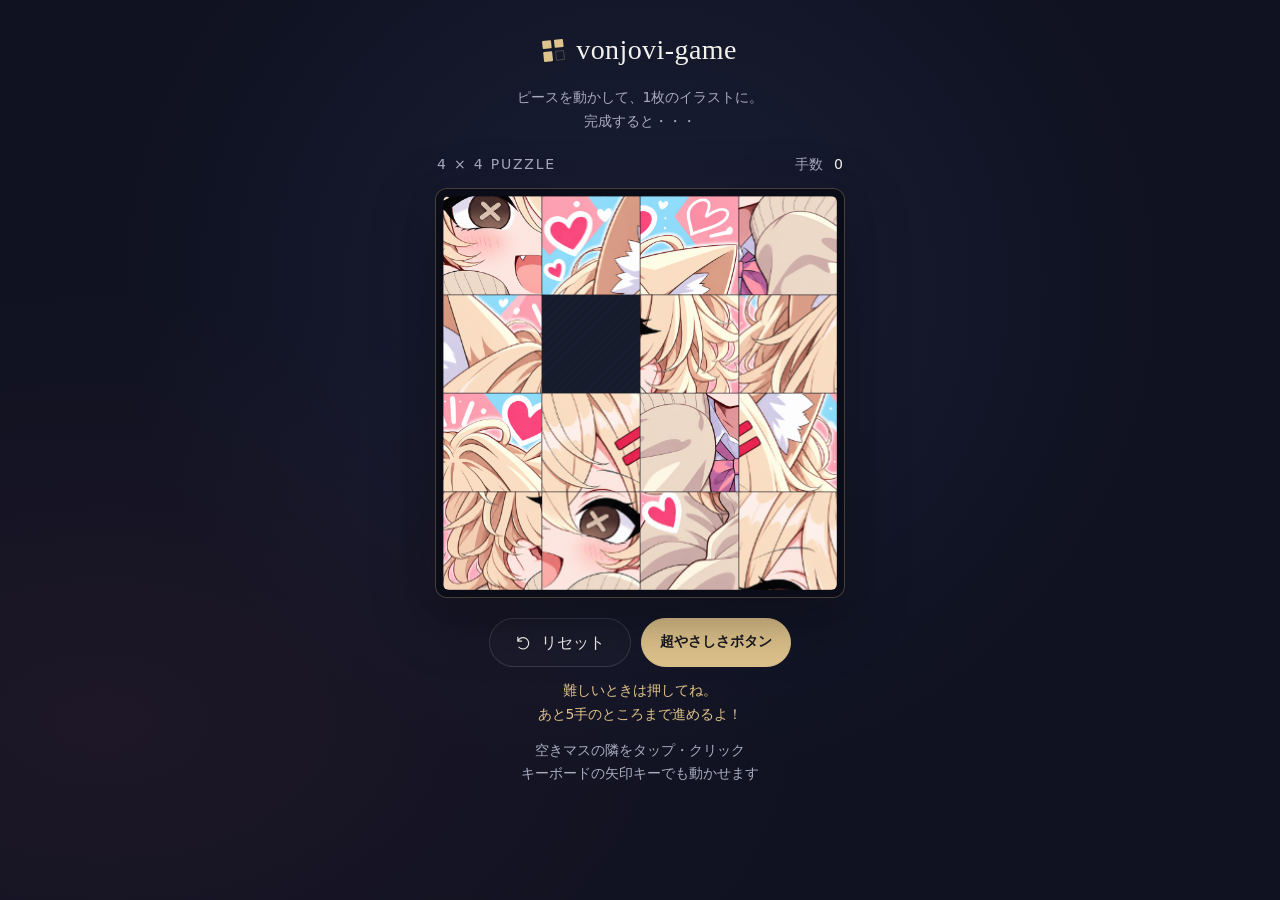
<file: index4x4.html>
<!doctype html>
<html lang="ja">
<head>
  <meta charset="utf-8">
  <meta name="viewport" content="width=device-width,initial-scale=1">
  <meta name="theme-color" content="#101221">
  <meta name="description" content="イラストを完成させて、隠されたメッセージを解き明かす。4×4のスライドパズル。">
  <title>vonjovi-game</title>
  <link rel="icon" type="image/svg+xml" href="data:image/svg+xml,%3Csvg xmlns='http://www.w3.org/2000/svg' viewBox='0 0 32 32'%3E%3Crect width='32' height='32' rx='8' fill='%23101221'/%3E%3Cpath d='M7 7h8v8H7zm10 0h8v8h-8zM7 17h8v8H7z' fill='%23d6b97b'/%3E%3C/svg%3E">
  <style>
    :root{color-scheme:dark;--bg:#101221;--panel:#191d30;--ink:#f3f1ec;--muted:#a9acc0;--gold:#dfc38c;--border:#ffffff20;--ratio:1055/1491}
    *{box-sizing:border-box} [hidden]{display:none!important}
    body{margin:0;min-height:100svh;background:radial-gradient(ellipse at 50% 32%,#26315366 0,transparent 57%),radial-gradient(ellipse at 8% 80%,#71375122,transparent 42%),var(--bg);color:var(--ink);font:16px/1.7 system-ui,-apple-system,"Segoe UI","Noto Sans JP",sans-serif}
    button,textarea{font:inherit}button,a{-webkit-tap-highlight-color:transparent}button{touch-action:manipulation}button:focus-visible,a:focus-visible,textarea:focus-visible{outline:3px solid var(--gold);outline-offset:5px}button{cursor:pointer}button:disabled{cursor:default}
    .site-header{display:flex;align-items:center;justify-content:center;gap:12px;padding:27px 20px 0}
    .mark{width:21px;height:21px;display:grid;grid-template-columns:1fr 1fr;gap:3px;transform:rotate(-6deg)}.mark i{background:var(--gold);border-radius:1px}.mark i:last-child{background:transparent;border:1px solid #dfc38c44}
    h1{margin:0;font:500 28px/1.3 Georgia,"Times New Roman",serif;letter-spacing:.015em}
    main{width:100%;padding:16px 20px 40px;text-align:center}
    .instructions{margin:0 auto 19px;color:var(--muted);font-size:14px}.instructions span{display:inline-block}
    .game{width:min(100%,410px,max(230px,calc((100svh - 310px) * var(--image-ratio,.70758))));margin:auto}
    .game-meta{display:flex;align-items:center;justify-content:space-between;margin:0 2px 11px;color:var(--muted);font-size:14px;gap:12px}.grid-label{letter-spacing:.13em}.move-count{font-variant-numeric:tabular-nums}#moves{color:var(--ink);margin-left:7px}
    .frame{padding:7px;border:1px solid #dfc38c48;border-radius:12px;background:#0a0c17;box-shadow:0 18px 60px #0006,0 0 45px #b07ab00c;position:relative}
    .board{position:relative;width:100%;aspect-ratio:var(--ratio);border-radius:6px;overflow:hidden;background:repeating-linear-gradient(135deg,#171c2c 0px,#171c2c 5px,#1a2031 5px,#1a2031 6px);isolation:isolate}
    .tile{position:absolute;top:0;left:0;width:25%;height:25%;padding:0;border:0;border-radius:2px;background-image:url("image/gazou.png");background-size:400% 400%;background-repeat:no-repeat;box-shadow:inset 0 0 0 1px #0a0c1766;transition:transform .16s ease,filter .16s ease;will-change:transform;z-index:1}
    .tile:not([aria-disabled="true"]):hover{filter:brightness(1.12);z-index:2}.tile:focus-visible{outline-offset:-4px;z-index:3}.tile[aria-disabled="true"]{cursor:default}
    .tile.last{pointer-events:none;opacity:0;transition:opacity .5s ease}.board.complete .tile{box-shadow:none;border-radius:0}.board.complete .tile.last{opacity:1}
    .loading{position:absolute;inset:0;display:grid;place-content:center;padding:24px;background:var(--panel);color:var(--muted);z-index:5;font-size:14px}
    .controls{margin-top:20px;display:flex;justify-content:center;flex-wrap:wrap;gap:10px}.reset{display:inline-flex;align-items:center;justify-content:center;gap:9px;padding:10px 25px;min-height:46px;color:var(--ink);border:1px solid var(--border);border-radius:999px;background:#ffffff05;transition:background .2s,border-color .2s}.reset:hover{background:#ffffff0c;border-color:#ffffff44}.reset svg{width:17px;height:17px}.reset:disabled{opacity:.45}
    .kindness{background:var(--gold);border:1px solid var(--gold);color:#171820;border-radius:999px;padding:10px 18px;min-height:46px;font-weight:650;font-size:14px}.kindness:hover{background:#eed5a4}.kindness:disabled{opacity:.55;cursor:default}.assist-help{font-size:14px;color:var(--gold);margin:12px 0 0}.board.assisting .tile{transition-duration:var(--auto-speed,50ms)}
    .help{margin:12px 0 0;color:var(--muted);font-size:14px}.status{min-height:1.7em;margin:13px 0 0;color:var(--gold);font-size:14px}
    .reward{max-width:680px;margin:26px auto 0;text-align:left;background:linear-gradient(145deg,#24263a,#191c2b);border:1px solid #dfc38c4d;border-radius:18px;padding:28px;animation:arrive .45s ease}
    .reward-label{margin:0 0 7px;color:var(--gold);font-size:12px;letter-spacing:.18em}.reward h2{font-size:24px;font-weight:600;line-height:1.5;margin:0 0 8px}.reward p{margin:0 0 18px;color:#c8cad7;font-size:14px}.reward a{color:var(--gold);text-underline-offset:4px}.reward-head{display:flex;justify-content:space-between;gap:16px;align-items:center;margin-bottom:12px}.reward-head label{font-size:14px;color:var(--muted)}
    .copy{border:1px solid var(--gold);border-radius:8px;background:var(--gold);color:#171820;min-height:44px;padding:9px 16px;font-size:14px;font-weight:650}.copy:hover{background:#eed5a4}.prompt{width:100%;height:300px;resize:vertical;display:block;border:1px solid var(--border);border-radius:8px;background:#101321;color:#e0e2ec;padding:18px;line-height:1.85;font-size:14px;overflow-wrap:anywhere}.copy-feedback{min-height:1.7em;margin-top:10px!important;margin-bottom:0!important;color:var(--gold)!important}
    @keyframes arrive{from{opacity:0;transform:translateY(10px)}to{opacity:1;transform:translateY(0)}}
    @media(min-height:800px) and (min-width:600px){.site-header{padding-top:32px}main{padding-top:18px}}
    @media(max-width:480px){.site-header{padding-top:22px}h1{font-size:26px}main{padding:14px 18px 30px}.game{max-width:350px}.reward{padding:21px 18px}.reward-head{align-items:flex-start;flex-direction:column;gap:10px}.copy{width:100%}.instructions{font-size:14px;margin-bottom:17px}.help{font-size:14px}}
    @media(prefers-reduced-motion:reduce){*,*::before,*::after{animation:none!important;transition:none!important;scroll-behavior:auto!important}}
  </style>
</head>
<body>
  <header class="site-header"><span class="mark" aria-hidden="true"><i></i><i></i><i></i><i></i></span><h1>vonjovi-game</h1></header>
  <main>
    <p class="instructions"><span>ピースを動かして、1枚のイラストに。</span><br><span>完成すると・・・</span></p>
    <section class="game" aria-label="4×4スライドパズル">
      <div class="game-meta"><span class="grid-label">4 × 4 PUZZLE</span><span class="move-count">手数 <output id="moves">0</output></span></div>
      <div class="frame"><div id="board" class="board" role="group" aria-label="パズル盤面。空いているマスの隣のピースを動かせます。"><div id="loading" class="loading" role="status">イラストを読み込んでいます…</div></div></div>
      <div class="controls"><button id="reset" class="reset" type="button" disabled><svg viewBox="0 0 24 24" fill="none" stroke="currentColor" stroke-width="1.7" aria-hidden="true"><path d="M4 10a8 8 0 1 1 1 8M4 4v6h6"/></svg>リセット</button><button id="kindness" class="kindness" type="button" aria-describedby="assist-help" disabled>超やさしさボタン</button></div>
      <p id="assist-help" class="assist-help">難しいときは押してね。<br>あと5手のところまで進めるよ！</p>
      <p class="help">空きマスの隣をタップ・クリック<br>キーボードの矢印キーでも動かせます</p>
      <p id="status" class="status" role="status" aria-live="polite"></p>
      <button id="retry" class="reset" type="button" hidden>解読コードを再読み込み</button>
    </section>
    <section id="reward" class="reward" aria-labelledby="reward-title" hidden>
      <div class="reward-label">PUZZLE COMPLETE</div>
      <h2 id="reward-title" tabindex="-1">完成！ 次は、隠されたメッセージへ。</h2>
      <p><a href="https://x.com/vonjovi_14/status/2108567350417199455?s=20">解読用の画像を保存</a>して、下の文章と一緒にAIへ渡してください。</p>
      <div class="reward-head"><label for="prompt">解読コード（プロンプト）</label><button id="copy" class="copy" type="button">解読コードをコピー</button></div>
      <textarea id="prompt" class="prompt" readonly spellcheck="false" aria-label="解読コード（プロンプト）"></textarea>
      <p id="copy-feedback" class="copy-feedback" role="status" aria-live="polite"></p>
    </section>
    <noscript><p>このパズルを遊ぶには、ブラウザーのJavaScriptを有効にしてください。</p></noscript>
  </main>
  <script id="puzzle-model">
    const GameModel = (() => {
      const solved = () => Array.from({length:16},(_,i)=>(i+1)%16);
      const adjacent = (a,b) => Math.abs(Math.floor(a/4)-Math.floor(b/4))+Math.abs(a%4-b%4)===1;
      const isSolved = cells => cells.every((n,i)=>n===(i+1)%16);
      function move(cells,tile){
        const at=cells.indexOf(tile),gap=cells.indexOf(0);
        if(!Number.isInteger(tile)||tile<1||tile>15||at<0||!adjacent(at,gap))return false;
        [cells[at],cells[gap]]=[cells[gap],cells[at]];return true;
      }
      function newGame(){
        let cells,history;
        do{
          cells=solved();history=[];let previous=-1;
          for(let step=0;step<96;step++){
            const gap=cells.indexOf(0),options=cells.map((_,i)=>i).filter(i=>i!==previous&&adjacent(i,gap));
            const next=options[Math.floor(Math.random()*options.length)];
            history.push(cells[next]);
            [cells[gap],cells[next]]=[cells[next],cells[gap]];previous=gap;
          }
        }while(cells.reduce((sum,n,i)=>sum+(n?Math.abs(Math.floor((n-1)/4)-Math.floor(i/4))+Math.abs((n-1)%4-i%4):0),0)<20);
        return {cells,history};
      }
      const shuffle=()=>newGame().cells;
      let nearGoal;
      function helpPlan(cells,history){
        // Exact shortest distances for the small neighborhood of the goal.
        if(!nearGoal){
          const start=solved(),queue=[start];nearGoal=new Map([[start.join(','),0]]);
          for(let q=0;q<queue.length;q++){
            const state=queue[q],depth=nearGoal.get(state.join(','));
            if(depth===5)continue;
            const gap=state.indexOf(0);
            for(let at=0;at<state.length;at++)if(adjacent(at,gap)){
              const next=[...state];move(next,state[at]);const key=next.join(',');
              if(!nearGoal.has(key)){nearGoal.set(key,depth+1);queue.push(next);}
            }
          }
        }
        const state=[...cells],plan=[];
        if(nearGoal.get(state.join(','))===5)return plan;
        // Reverse the actual legal history. Stop as soon as the goal is exactly
        // five moves away; this does not require solving an arbitrary 15-puzzle.
        for(let i=history.length-1;i>=0;i--){
          if(!move(state,history[i]))throw new Error('Invalid puzzle history');
          plan.push(history[i]);
          if(nearGoal.get(state.join(','))===5)return plan;
        }
        if(!isSolved(state))throw new Error('Puzzle history does not reach the goal');
        // Also handles pressing help when already fewer than five moves away.
        for(const tile of [15,14,13,9,10]){move(state,tile);plan.push(tile);}
        if(nearGoal.get(state.join(','))!==5)throw new Error('Invalid help target');
        return plan;
      }
      return {solved,adjacent,isSolved,move,shuffle,newGame,helpPlan};
    })();
  </script>
  <script id="puzzle-ui">
    (()=>{
      const $=id=>document.getElementById(id),board=$('board'),reward=$('reward'),prompt=$('prompt');
      let cells=[],moves=0,ready=false,complete=false,epoch=0,rewardRequest=null,history=[],assisting=false;
      const tiles=[];
      for(let tile=1;tile<=16;tile++){
        const el=document.createElement(tile===16?'div':'button');
        el.className='tile'+(tile===16?' last':'');
        el.style.backgroundPosition=`${((tile-1)%4)*100/3}% ${Math.floor((tile-1)/4)*100/3}%`;
        if(tile<16){el.type='button';el.addEventListener('click',()=>play(tile));}
        else el.setAttribute('aria-hidden','true');
        board.append(el);tiles.push(el);
      }
      function render(){
        const gap=cells.indexOf(0);
        tiles.forEach((el,i)=>{
          const pos=i===15?15:cells.indexOf(i+1);
          el.style.transform=`translate(${(pos%4)*100}%,${Math.floor(pos/4)*100}%)`;
          if(i<15){
            const allowed=ready&&!complete&&!assisting&&GameModel.adjacent(pos,gap);
            el.setAttribute('aria-disabled',String(!allowed));
            el.setAttribute('aria-label',`ピース${i+1}、${Math.floor(pos/4)+1}行${pos%4+1}列${allowed?'、移動できます':''}`);
            el.disabled=!ready||complete||assisting;
          }
        });
        $('moves').textContent=String(moves);board.classList.toggle('complete',complete);
        board.classList.toggle('assisting',assisting);$('kindness').disabled=!ready||complete||assisting;
        $('kindness').textContent=assisting?'自動で移動しています…':'超やさしさボタン';
      }
      function reset(){
        if(!ready)return;
        epoch++;rewardRequest?.abort();rewardRequest=null;const game=GameModel.newGame();cells=game.cells;history=game.history;assisting=false;moves=0;complete=false;reward.hidden=true;prompt.value='';$('retry').hidden=true;
        $('copy-feedback').textContent='';$('copy').textContent='解読コードをコピー';
        $('status').textContent='';render();
      }
      function play(tile){
        if(!ready||complete||assisting||!GameModel.move(cells,tile))return false;
        record(tile);
        moves++;complete=GameModel.isSolved(cells);render();
        if(complete){
          $('status').textContent=`${moves}手で完成！ 解読コードを開いています…`;
          void revealReward([...cells],epoch);
        }
        return true;
      }
      function record(tile){
        if(history[history.length-1]===tile)history.pop();else history.push(tile);
      }
      async function assist(){
        if(!ready||complete||assisting)return;
        const requestEpoch=epoch;
        try{
          const plan=GameModel.helpPlan(cells,history);
          assisting=true;$('status').textContent='あと5手のところまで、自動で進めています。';render();
          const reduced=matchMedia('(prefers-reduced-motion: reduce)').matches;
          const delay=reduced?0:Math.max(16,Math.min(90,5000/Math.max(1,plan.length)));
          board.style.setProperty('--auto-speed',delay+'ms');
          for(const tile of plan){
            if(requestEpoch!==epoch)return;
            if(!GameModel.move(cells,tile))throw new Error('Automatic move failed');
            record(tile);render();
            await new Promise(resolve=>setTimeout(resolve,delay));
          }
          if(requestEpoch!==epoch)return;
          assisting=false;render();$('status').textContent='あと5手で完成する配置にしたよ！';
        }catch{
          if(requestEpoch!==epoch)return;
          assisting=false;render();$('status').textContent='自動移動できませんでした。リセットして、もう一度お試しください。';
        }
      }
      async function revealReward(solution,requestEpoch){
        try{
          if(!GameModel.isSolved(solution))return;
          rewardRequest?.abort();
          const request=new AbortController();rewardRequest=request;$('retry').hidden=true;
          const response=await fetch('prompt.txt',{signal:request.signal,cache:'no-store'});
          if(!response.ok)throw new Error('Prompt could not be loaded');
          const text=await response.text();
          if(!text.trim())throw new Error('Prompt is empty');
          if(requestEpoch!==epoch||!complete)return;
          prompt.value=text;reward.hidden=false;
          $('status').textContent=`${moves}手で完成しました！`;
          $('reward-title').focus({preventScroll:true});
          reward.scrollIntoView({behavior:matchMedia('(prefers-reduced-motion: reduce)').matches?'auto':'smooth',block:'start'});
        }catch{
          if(requestEpoch!==epoch||!complete)return;
          prompt.value='';reward.hidden=true;
          $('status').textContent='解読コードを読み込めませんでした。通信状態を確認して再読み込みしてください。';
          $('retry').hidden=false;
        }
      }
      $('retry').addEventListener('click',()=>{if(complete)void revealReward([...cells],epoch);});
      $('reset').addEventListener('click',reset);
      $('kindness').addEventListener('click',()=>void assist());
      document.addEventListener('keydown',event=>{
        if(!ready||complete||assisting||event.altKey||event.ctrlKey||event.metaKey||['TEXTAREA','INPUT','SELECT'].includes(event.target.tagName))return;
        const offset={ArrowUp:4,ArrowDown:-4,ArrowLeft:1,ArrowRight:-1}[event.key];
        if(offset===undefined)return;
        event.preventDefault();const gap=cells.indexOf(0),from=gap+offset;
        if(from>=0&&from<16&&GameModel.adjacent(gap,from))play(cells[from]);
      });
      $('copy').addEventListener('click',async()=>{
        if(!complete||!prompt.value)return;
        const copyEpoch=epoch;let copied=false;
        try{if(navigator.clipboard&&window.isSecureContext){await navigator.clipboard.writeText(prompt.value);copied=true;}}catch{}
        if(copyEpoch!==epoch)return;
        if(!copied){
          prompt.focus();prompt.select();prompt.setSelectionRange(0,prompt.value.length);
          try{copied=document.execCommand('copy');}catch{}
        }
        $('copy-feedback').textContent=copied?'コピーしました。画像と一緒にAIへ渡してください。':'文章を選択しました。長押し、または Ctrl+C / ⌘C でコピーしてください。';
        $('copy').textContent=copied?'コピーしました':'選択した文章をコピー';
      });
      const source=new Image();
      source.onload=()=>{
        board.style.aspectRatio=`${source.naturalWidth} / ${source.naturalHeight}`;
        document.documentElement.style.setProperty('--image-ratio',source.naturalWidth/source.naturalHeight);
        ready=true;$('loading').hidden=true;$('reset').disabled=false;reset();
      };
      source.onerror=()=>{$('loading').textContent='イラストを読み込めませんでした。ページを再読み込みしてください。';};
      source.src='image/gazou.png';
      // Agent controls use exactly the same move and reset actions as the UI.
      const context=document.modelContext;
      if(context?.registerTool){
        const lifecycle=new AbortController();
        const snapshot=()=>({ready,cells:[...cells],moves,complete,assisting});
        const schema={type:'object',properties:{},additionalProperties:false};
        const registrations=[
          {name:'get_puzzle_state',description:'Read the visible 4×4 puzzle. Cells are row-major, 0 is the empty cell.',inputSchema:schema,annotations:{readOnlyHint:true},execute:()=>snapshot()},
          {name:'move_puzzle_tile',description:'Move one tile adjacent to the empty cell, like clicking that tile.',inputSchema:{type:'object',properties:{tile:{type:'integer',minimum:1,maximum:15}},required:['tile'],additionalProperties:false},annotations:{readOnlyHint:false},execute:input=>{
            if(!input||Object.keys(input).some(k=>k!=='tile')||!Number.isInteger(input.tile)||input.tile<1||input.tile>15)throw new Error('tile must be an integer from 1 to 15');
            if(!play(input.tile))throw new Error('Tile cannot move in the current state');return snapshot();}},
          {name:'assist_puzzle',description:'Automatically make legal moves until the puzzle is exactly five moves from completion.',inputSchema:schema,annotations:{readOnlyHint:false},execute:async()=>{if(!ready||complete||assisting)throw new Error('Help is unavailable');await assist();return snapshot();}},
          {name:'reset_puzzle',description:'Start a new solvable puzzle, reset the move count, and hide the unlocked prompt.',inputSchema:schema,annotations:{readOnlyHint:false},execute:()=>{if(!ready)throw new Error('Image is not ready');reset();return snapshot();}}
        ];
        for(const tool of registrations){try{Promise.resolve(context.registerTool(tool,{signal:lifecycle.signal})).catch(()=>{});}catch{}}
        window.addEventListener('pagehide',()=>lifecycle.abort(),{once:true});
      }
    })();
  </script>
</body>
</html>
</file>
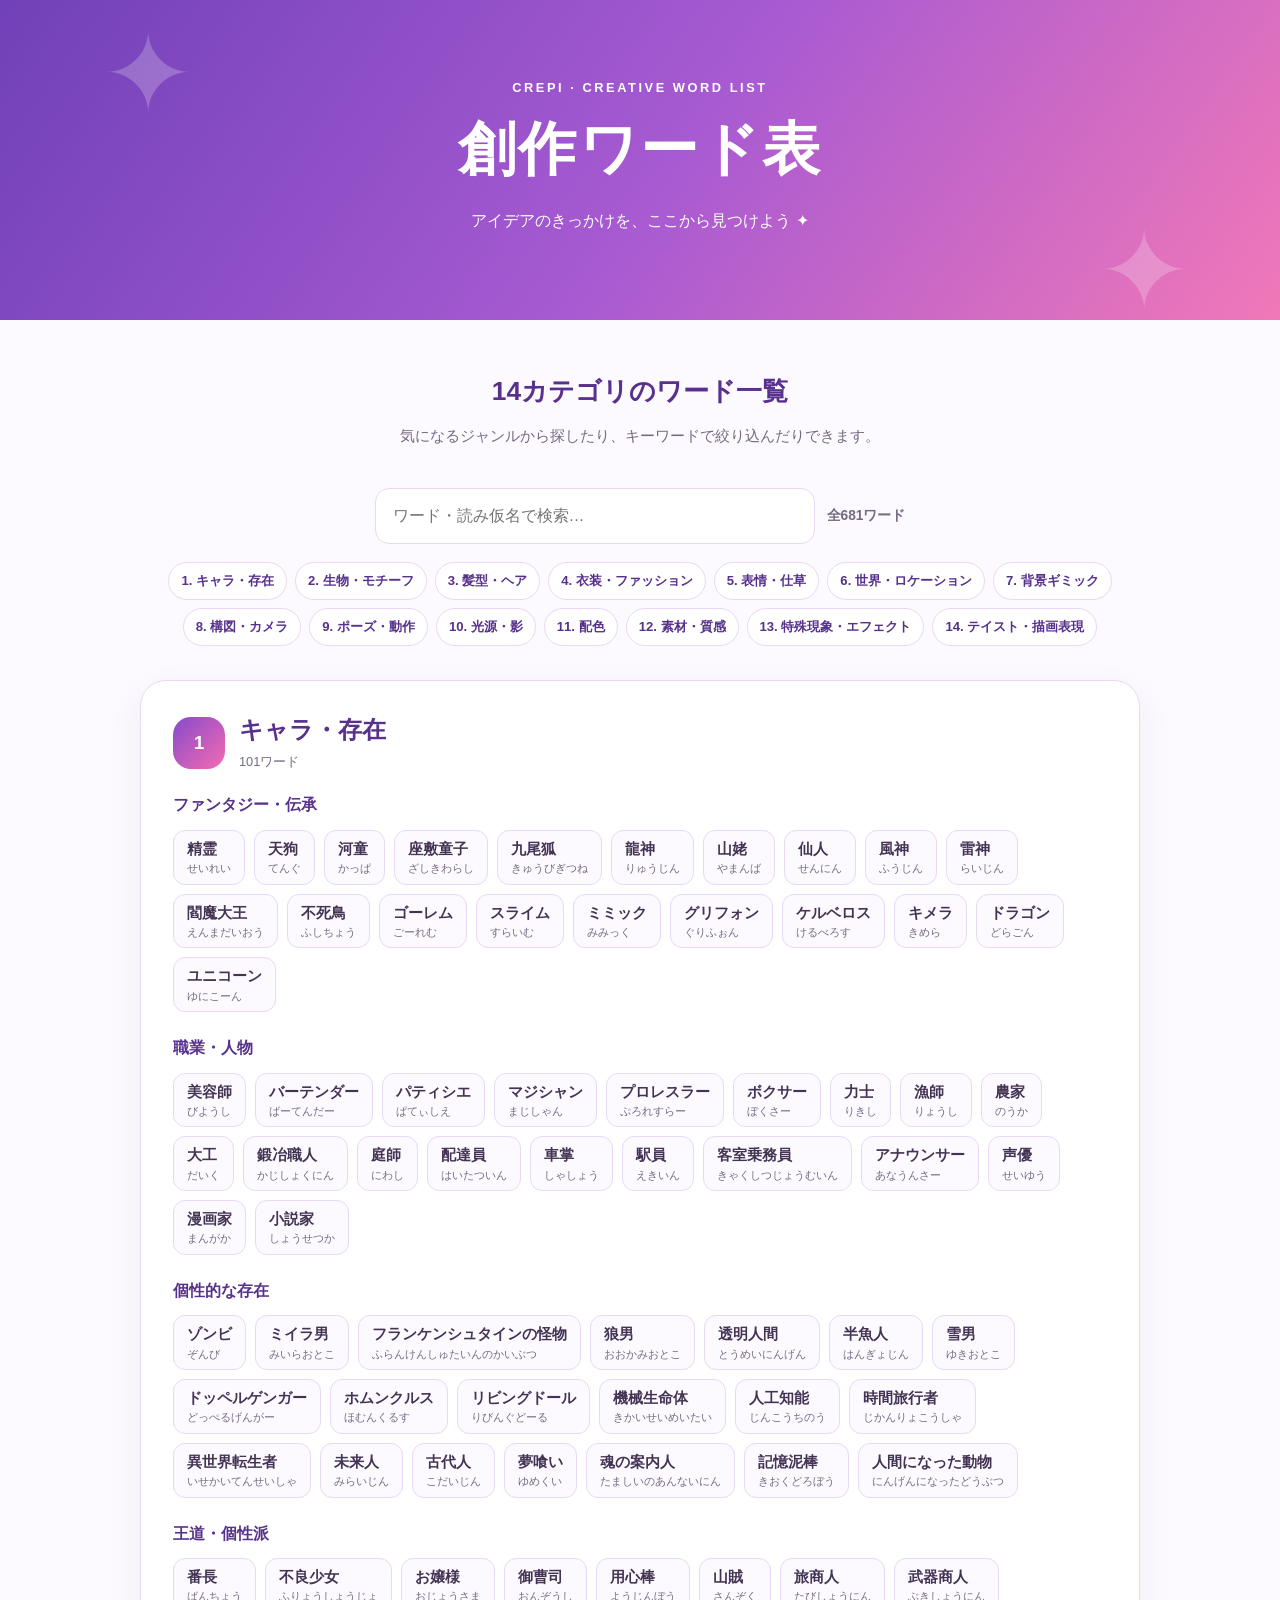
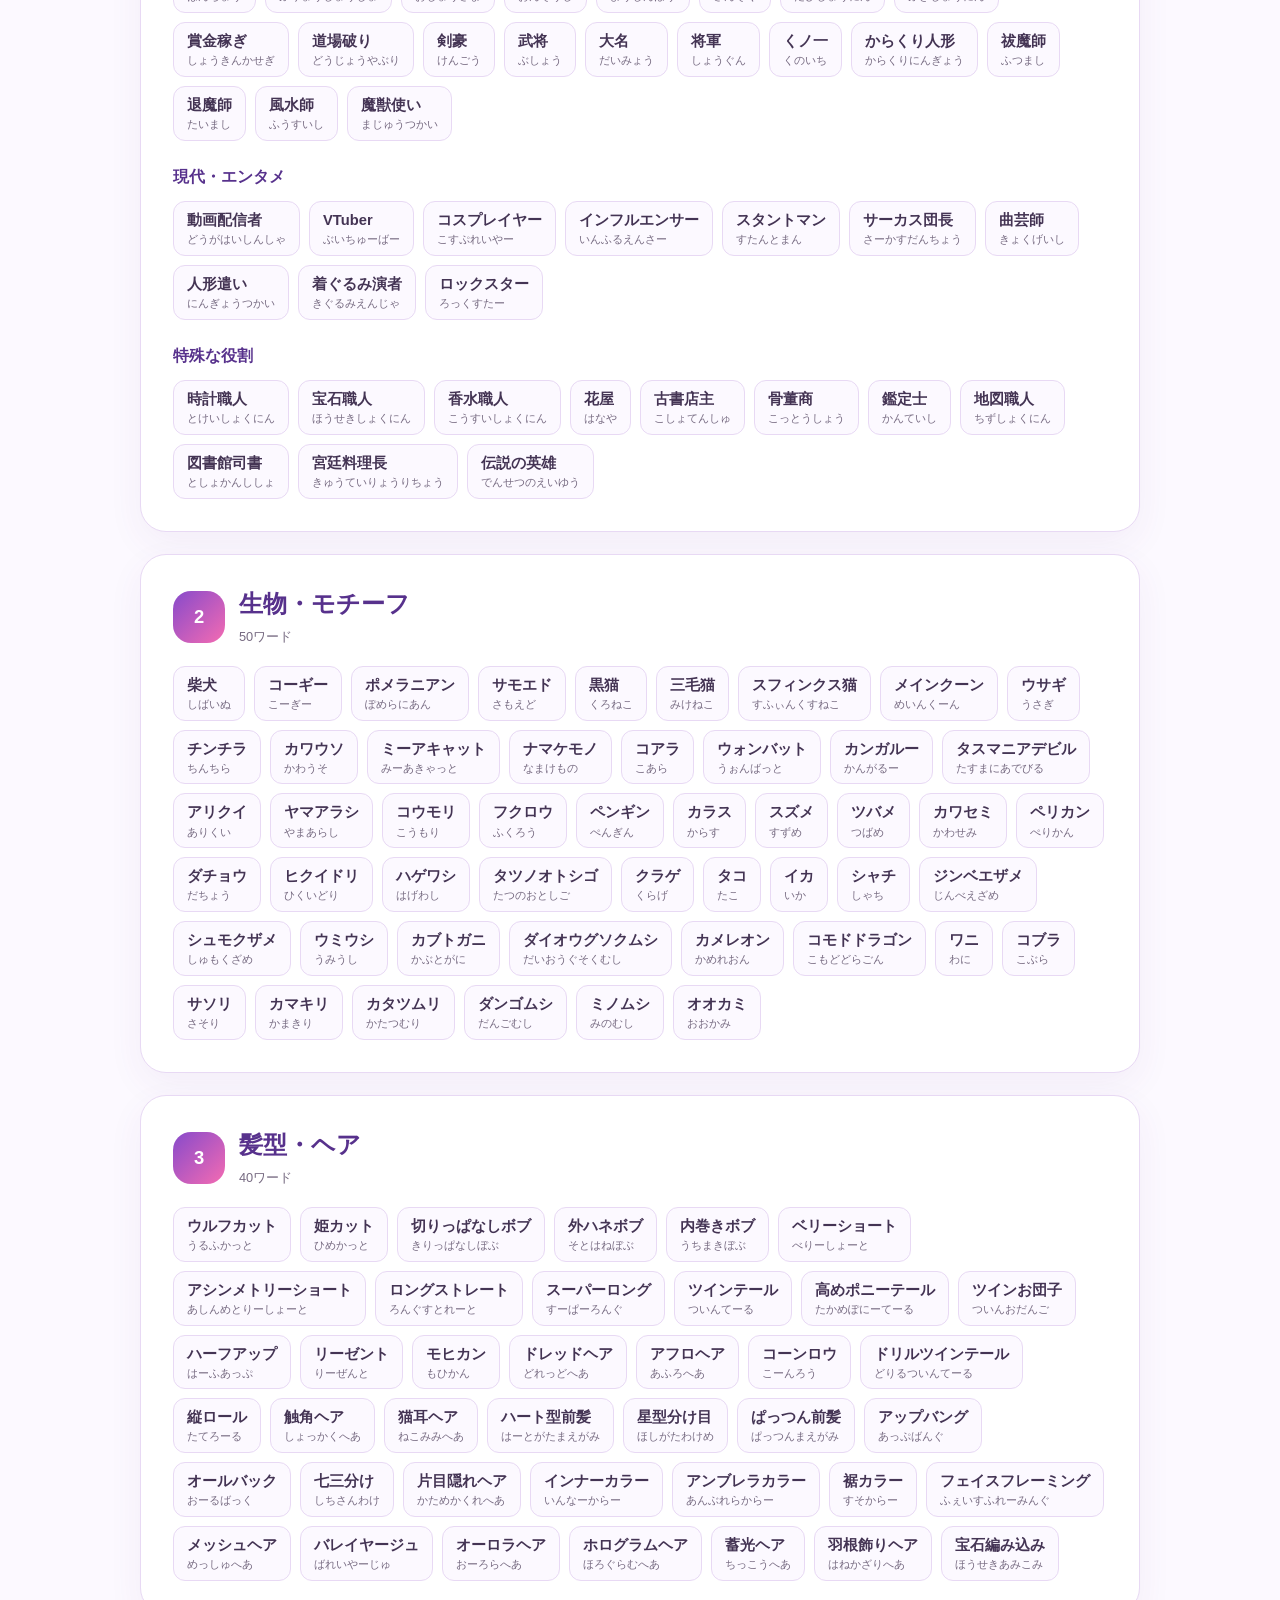
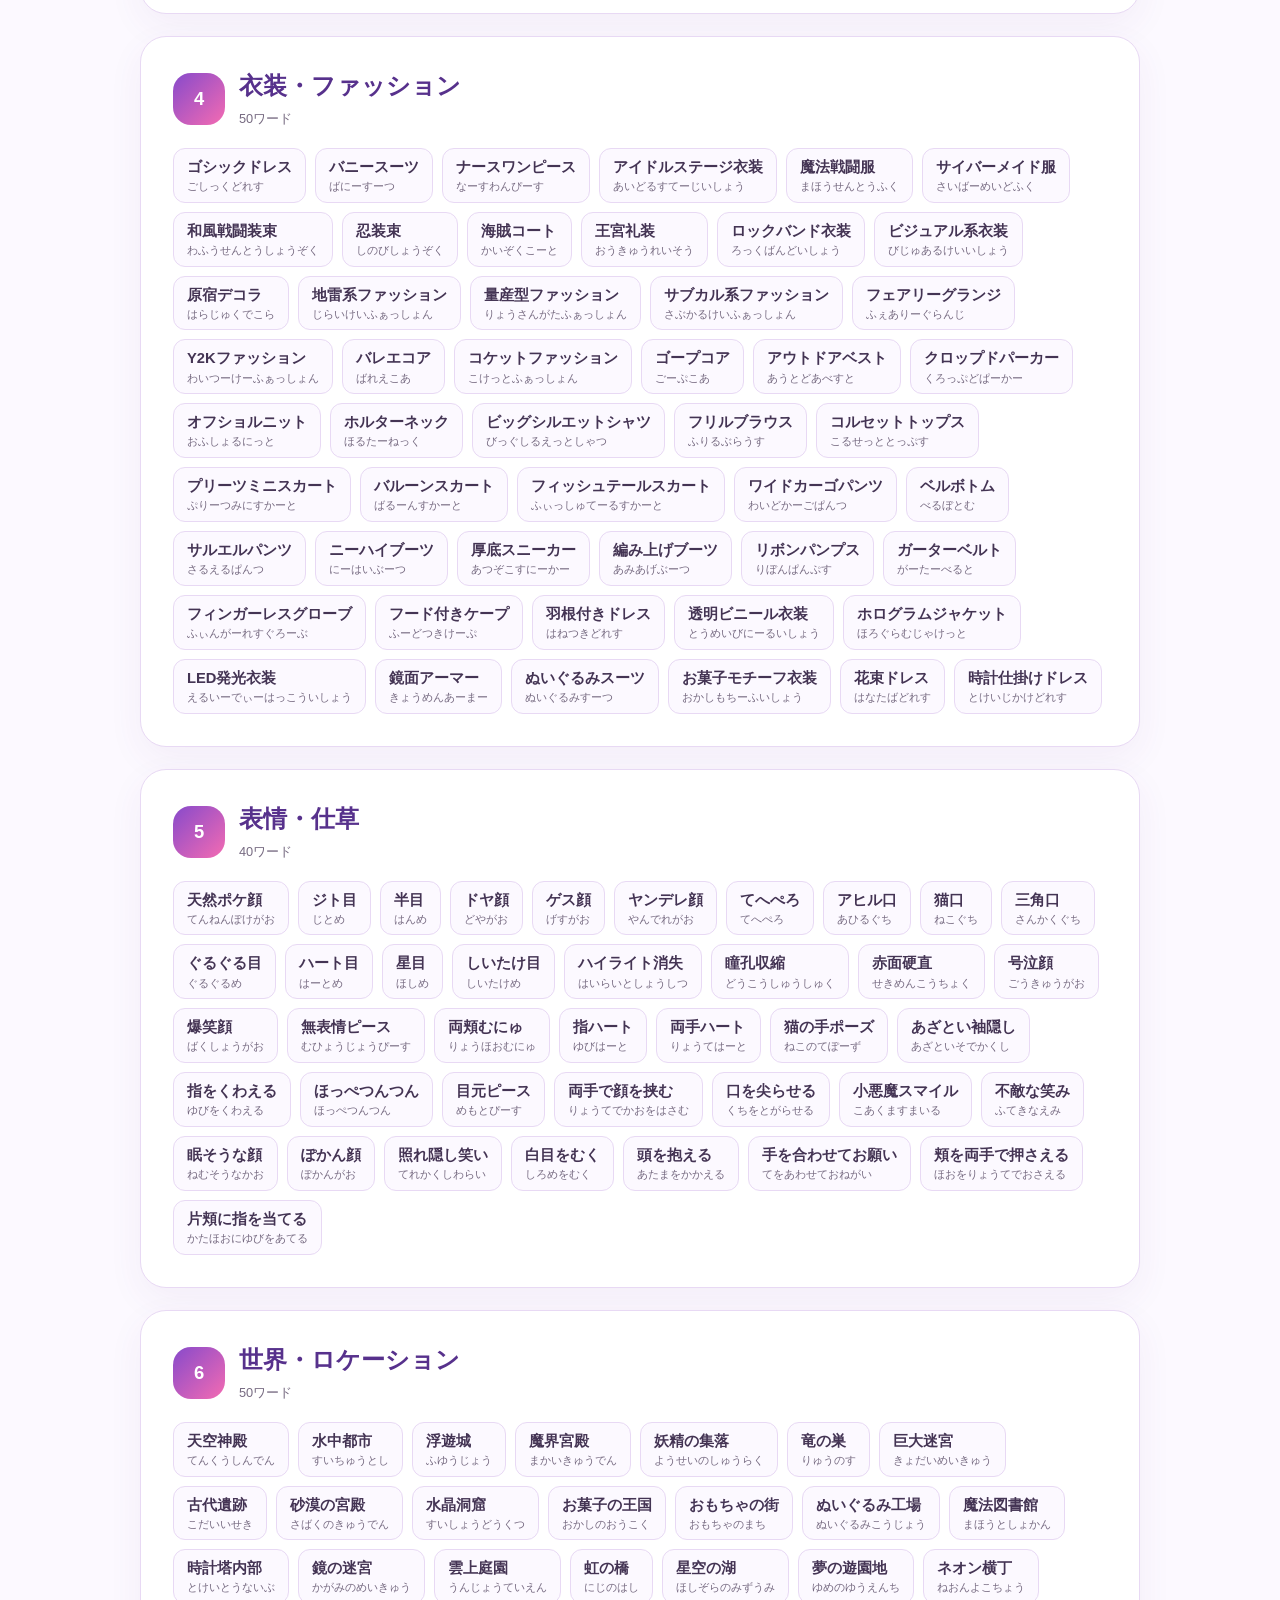
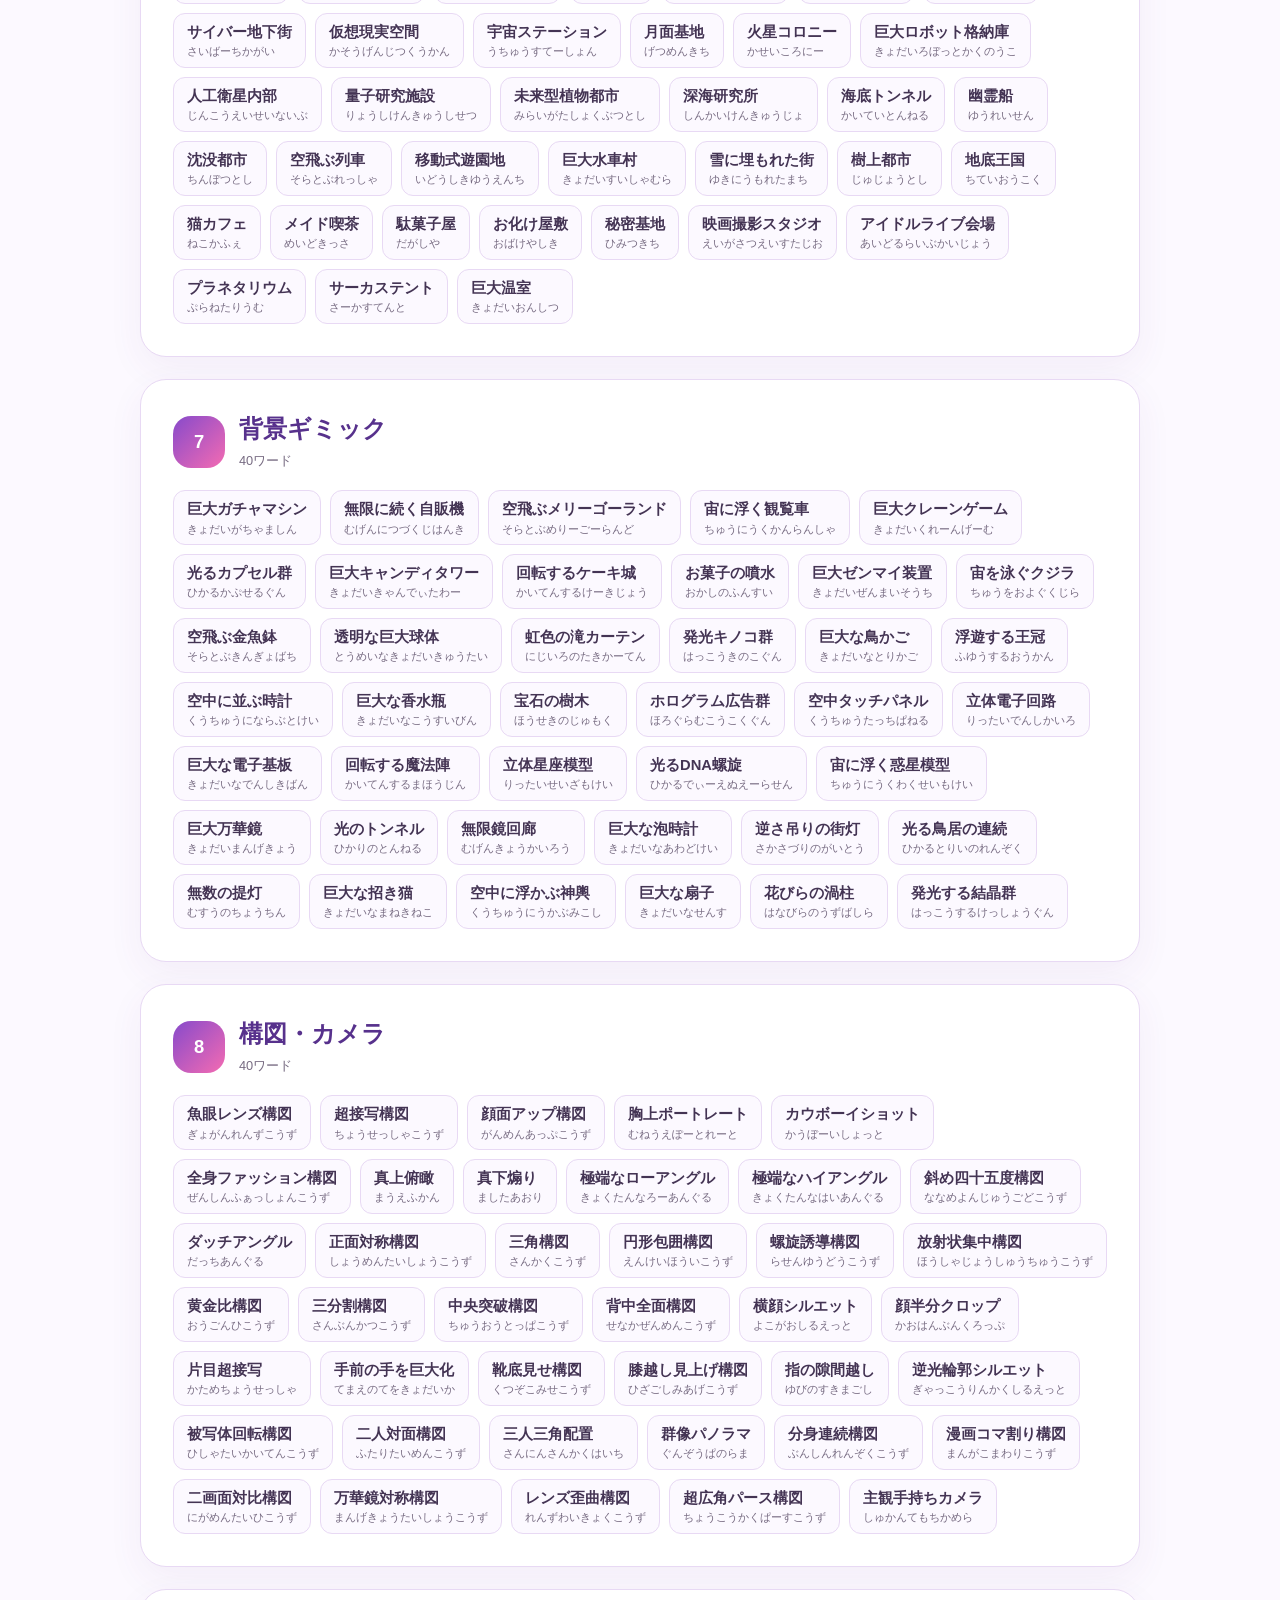
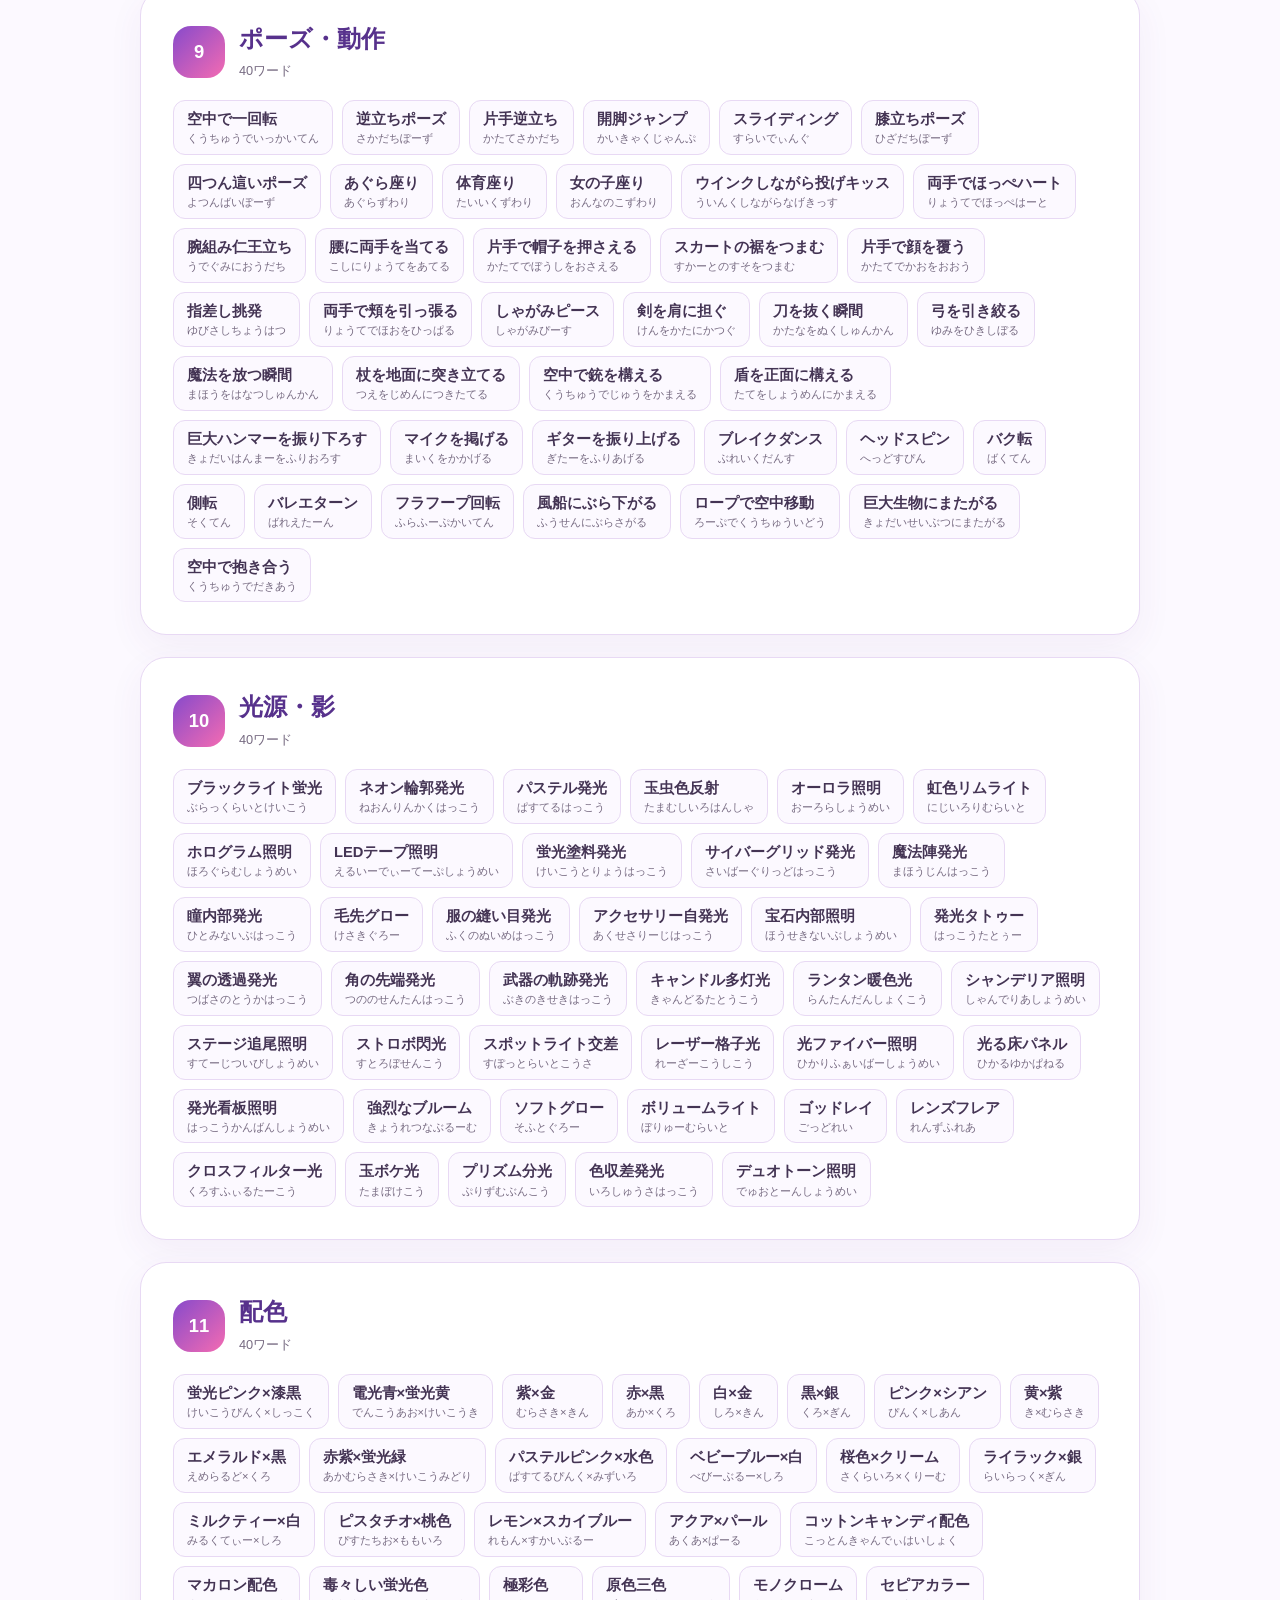
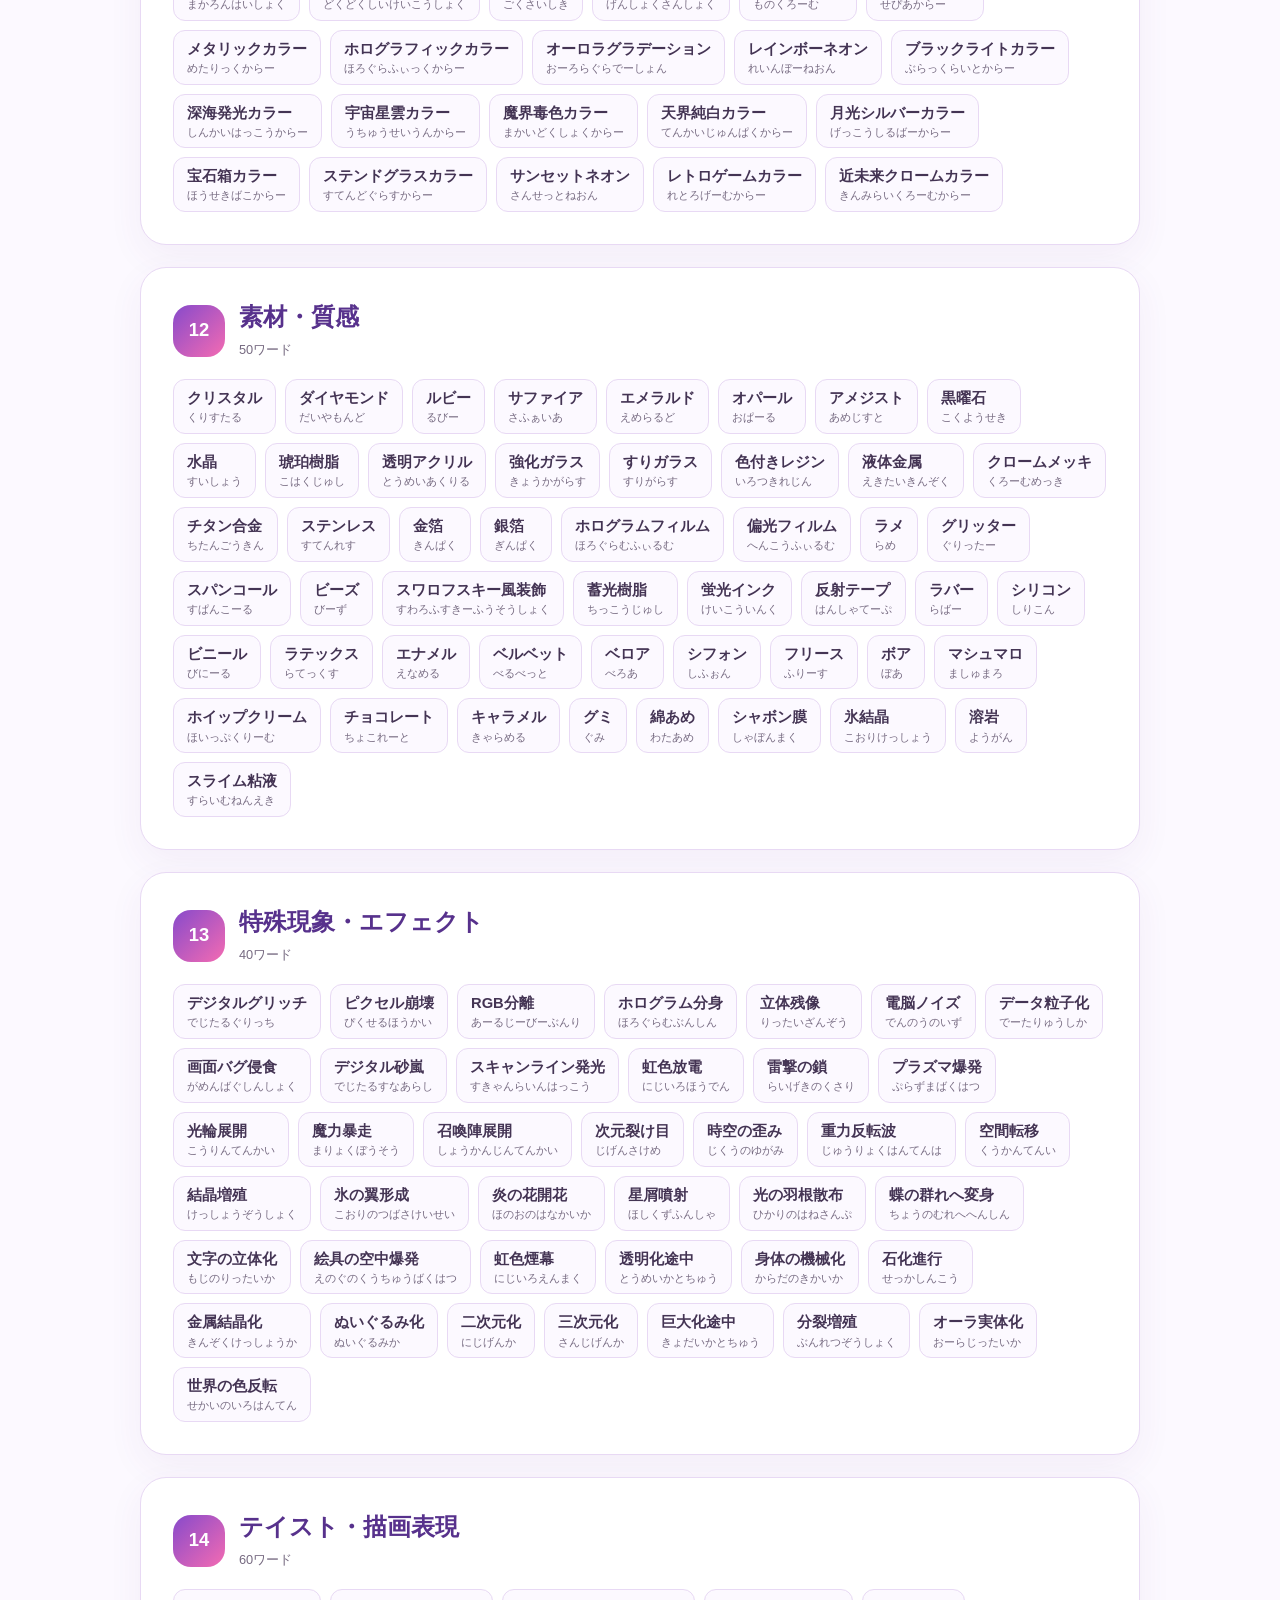
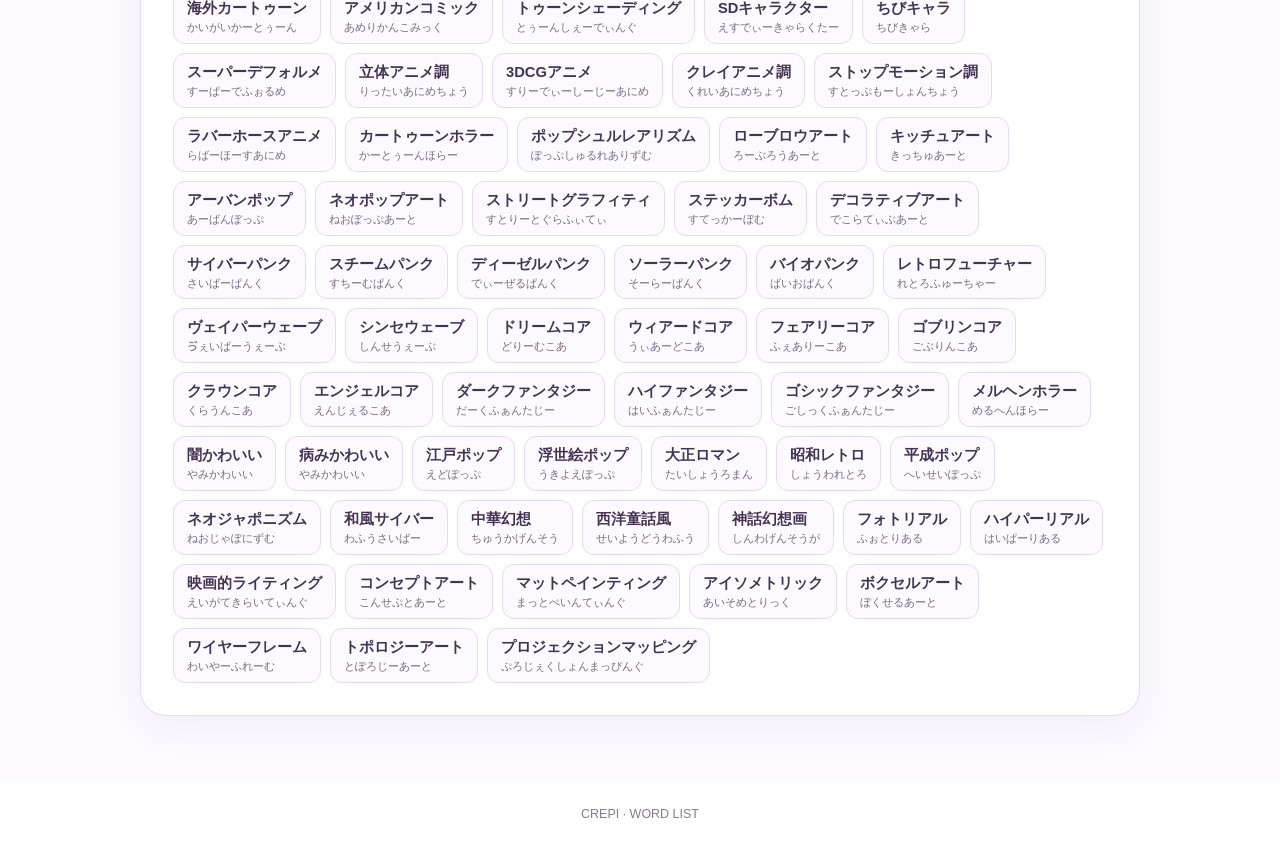
<file: creapi/wordlist.html>
<!doctype html>
<html lang="ja">
<head>
<meta charset="utf-8">
<meta name="viewport" content="width=device-width,initial-scale=1">
<meta name="description" content="クリエピの創作に使えるワード表。14カテゴリから検索・閲覧できます。">
<title>ワード表 | クリエピ</title>
<link rel="stylesheet" href="style.css">
<style>
/* ワード表ページ専用の追加スタイル。既存 style.css は変更しません。 */
.word-tools{display:flex;flex-wrap:wrap;gap:12px;align-items:center;justify-content:center;margin:28px 0 18px}
.word-search{width:min(100%,440px);padding:13px 17px;border:1px solid var(--border);border-radius:14px;background:white;color:var(--text);font:inherit}
.word-search:focus{outline:3px solid #e9d4fb;border-color:var(--purple)}
.word-count{font-size:.86rem;color:var(--muted);font-weight:700}
.category-nav{display:flex;flex-wrap:wrap;gap:8px;justify-content:center;margin:0 0 34px}
.category-nav a{padding:6px 12px;border-radius:999px;border:1px solid var(--border);background:#fff;color:var(--purple-dark);text-decoration:none;font-size:.82rem;font-weight:700}
.category-nav a:hover,.category-nav a:focus-visible{background:var(--lavender)}
.word-sections{display:grid;gap:22px;padding-bottom:65px}
.word-section{scroll-margin-top:20px}
.word-section .step-heading{margin-bottom:18px}
.word-section .step-number{width:52px;height:52px;font-size:1.15rem}
.word-section .section-count{color:var(--muted);font-size:.8rem;margin:3px 0 0}
.word-group+.word-group{margin-top:22px}
.word-group h3{font-size:.98rem;color:var(--purple-dark);margin:0 0 10px}
.word-grid{display:flex;flex-wrap:wrap;gap:9px}
.word-chip{display:inline-flex;flex-direction:column;align-items:flex-start;gap:0;padding:7px 13px;border:1px solid var(--border);border-radius:12px;background:#fcf9ff;line-height:1.5}
.word-chip strong{font-size:.92rem;font-weight:700;overflow-wrap:anywhere}
.word-chip small{font-size:.7rem;color:var(--muted)}
.word-chip[hidden],.word-group[hidden],.word-section[hidden]{display:none}
.no-results{text-align:center;color:var(--muted);padding:32px 12px}
@media(max-width:700px){.word-section.step{padding:20px 16px}.word-grid{gap:7px}.word-chip{padding:6px 10px}.word-chip strong{font-size:.86rem}}
</style>
</head>
<body>
<header class="hero"><p class="eyebrow">CREPI · CREATIVE WORD LIST</p><h1>創作ワード表</h1><p class="hero-subtitle">アイデアのきっかけを、ここから見つけよう ✦</p></header>
<main class="container">
<section class="intro"><h2>14カテゴリのワード一覧</h2><p>気になるジャンルから探したり、キーワードで絞り込んだりできます。</p></section>
<div class="word-tools"><input id="search" class="word-search" type="search" placeholder="ワード・読み仮名で検索…" aria-label="ワードを検索"><span id="count" class="word-count" aria-live="polite"></span></div>
<nav id="categoryNav" class="category-nav" aria-label="カテゴリ一覧"></nav>
<div id="wordSections" class="word-sections"></div>
<p id="noResults" class="no-results" hidden>該当するワードが見つかりませんでした。</p>
</main><footer>CREPI · WORD LIST</footer>
<script id="wordData" type="application/json">[{"number": 1, "title": "キャラ・存在", "declared": 101, "groups": [{"name": "ファンタジー・伝承", "words": [{"word": "精霊", "reading": "せいれい"}, {"word": "天狗", "reading": "てんぐ"}, {"word": "河童", "reading": "かっぱ"}, {"word": "座敷童子", "reading": "ざしきわらし"}, {"word": "九尾狐", "reading": "きゅうびぎつね"}, {"word": "龍神", "reading": "りゅうじん"}, {"word": "山姥", "reading": "やまんば"}, {"word": "仙人", "reading": "せんにん"}, {"word": "風神", "reading": "ふうじん"}, {"word": "雷神", "reading": "らいじん"}, {"word": "閻魔大王", "reading": "えんまだいおう"}, {"word": "不死鳥", "reading": "ふしちょう"}, {"word": "ゴーレム", "reading": "ごーれむ"}, {"word": "スライム", "reading": "すらいむ"}, {"word": "ミミック", "reading": "みみっく"}, {"word": "グリフォン", "reading": "ぐりふぉん"}, {"word": "ケルベロス", "reading": "けるべろす"}, {"word": "キメラ", "reading": "きめら"}, {"word": "ドラゴン", "reading": "どらごん"}, {"word": "ユニコーン", "reading": "ゆにこーん"}]}, {"name": "職業・人物", "words": [{"word": "美容師", "reading": "びようし"}, {"word": "バーテンダー", "reading": "ばーてんだー"}, {"word": "パティシエ", "reading": "ぱてぃしえ"}, {"word": "マジシャン", "reading": "まじしゃん"}, {"word": "プロレスラー", "reading": "ぷろれすらー"}, {"word": "ボクサー", "reading": "ぼくさー"}, {"word": "力士", "reading": "りきし"}, {"word": "漁師", "reading": "りょうし"}, {"word": "農家", "reading": "のうか"}, {"word": "大工", "reading": "だいく"}, {"word": "鍛冶職人", "reading": "かじしょくにん"}, {"word": "庭師", "reading": "にわし"}, {"word": "配達員", "reading": "はいたついん"}, {"word": "車掌", "reading": "しゃしょう"}, {"word": "駅員", "reading": "えきいん"}, {"word": "客室乗務員", "reading": "きゃくしつじょうむいん"}, {"word": "アナウンサー", "reading": "あなうんさー"}, {"word": "声優", "reading": "せいゆう"}, {"word": "漫画家", "reading": "まんがか"}, {"word": "小説家", "reading": "しょうせつか"}]}, {"name": "個性的な存在", "words": [{"word": "ゾンビ", "reading": "ぞんび"}, {"word": "ミイラ男", "reading": "みいらおとこ"}, {"word": "フランケンシュタインの怪物", "reading": "ふらんけんしゅたいんのかいぶつ"}, {"word": "狼男", "reading": "おおかみおとこ"}, {"word": "透明人間", "reading": "とうめいにんげん"}, {"word": "半魚人", "reading": "はんぎょじん"}, {"word": "雪男", "reading": "ゆきおとこ"}, {"word": "ドッペルゲンガー", "reading": "どっぺるげんがー"}, {"word": "ホムンクルス", "reading": "ほむんくるす"}, {"word": "リビングドール", "reading": "りびんぐどーる"}, {"word": "機械生命体", "reading": "きかいせいめいたい"}, {"word": "人工知能", "reading": "じんこうちのう"}, {"word": "時間旅行者", "reading": "じかんりょこうしゃ"}, {"word": "異世界転生者", "reading": "いせかいてんせいしゃ"}, {"word": "未来人", "reading": "みらいじん"}, {"word": "古代人", "reading": "こだいじん"}, {"word": "夢喰い", "reading": "ゆめくい"}, {"word": "魂の案内人", "reading": "たましいのあんないにん"}, {"word": "記憶泥棒", "reading": "きおくどろぼう"}, {"word": "人間になった動物", "reading": "にんげんになったどうぶつ"}]}, {"name": "王道・個性派", "words": [{"word": "番長", "reading": "ばんちょう"}, {"word": "不良少女", "reading": "ふりょうしょうじょ"}, {"word": "お嬢様", "reading": "おじょうさま"}, {"word": "御曹司", "reading": "おんぞうし"}, {"word": "用心棒", "reading": "ようじんぼう"}, {"word": "山賊", "reading": "さんぞく"}, {"word": "旅商人", "reading": "たびしょうにん"}, {"word": "武器商人", "reading": "ぶきしょうにん"}, {"word": "賞金稼ぎ", "reading": "しょうきんかせぎ"}, {"word": "道場破り", "reading": "どうじょうやぶり"}, {"word": "剣豪", "reading": "けんごう"}, {"word": "武将", "reading": "ぶしょう"}, {"word": "大名", "reading": "だいみょう"}, {"word": "将軍", "reading": "しょうぐん"}, {"word": "くノ一", "reading": "くのいち"}, {"word": "からくり人形", "reading": "からくりにんぎょう"}, {"word": "祓魔師", "reading": "ふつまし"}, {"word": "退魔師", "reading": "たいまし"}, {"word": "風水師", "reading": "ふうすいし"}, {"word": "魔獣使い", "reading": "まじゅうつかい"}]}, {"name": "現代・エンタメ", "words": [{"word": "動画配信者", "reading": "どうがはいしんしゃ"}, {"word": "VTuber", "reading": "ぶいちゅーばー"}, {"word": "コスプレイヤー", "reading": "こすぷれいやー"}, {"word": "インフルエンサー", "reading": "いんふるえんさー"}, {"word": "スタントマン", "reading": "すたんとまん"}, {"word": "サーカス団長", "reading": "さーかすだんちょう"}, {"word": "曲芸師", "reading": "きょくげいし"}, {"word": "人形遣い", "reading": "にんぎょうつかい"}, {"word": "着ぐるみ演者", "reading": "きぐるみえんじゃ"}, {"word": "ロックスター", "reading": "ろっくすたー"}]}, {"name": "特殊な役割", "words": [{"word": "時計職人", "reading": "とけいしょくにん"}, {"word": "宝石職人", "reading": "ほうせきしょくにん"}, {"word": "香水職人", "reading": "こうすいしょくにん"}, {"word": "花屋", "reading": "はなや"}, {"word": "古書店主", "reading": "こしょてんしゅ"}, {"word": "骨董商", "reading": "こっとうしょう"}, {"word": "鑑定士", "reading": "かんていし"}, {"word": "地図職人", "reading": "ちずしょくにん"}, {"word": "図書館司書", "reading": "としょかんししょ"}, {"word": "宮廷料理長", "reading": "きゅうていりょうりちょう"}, {"word": "伝説の英雄", "reading": "でんせつのえいゆう"}]}]}, {"number": 2, "title": "生物・モチーフ", "declared": 50, "groups": [{"name": "", "words": [{"word": "柴犬", "reading": "しばいぬ"}, {"word": "コーギー", "reading": "こーぎー"}, {"word": "ポメラニアン", "reading": "ぽめらにあん"}, {"word": "サモエド", "reading": "さもえど"}, {"word": "黒猫", "reading": "くろねこ"}, {"word": "三毛猫", "reading": "みけねこ"}, {"word": "スフィンクス猫", "reading": "すふぃんくすねこ"}, {"word": "メインクーン", "reading": "めいんくーん"}, {"word": "ウサギ", "reading": "うさぎ"}, {"word": "チンチラ", "reading": "ちんちら"}, {"word": "カワウソ", "reading": "かわうそ"}, {"word": "ミーアキャット", "reading": "みーあきゃっと"}, {"word": "ナマケモノ", "reading": "なまけもの"}, {"word": "コアラ", "reading": "こあら"}, {"word": "ウォンバット", "reading": "うぉんばっと"}, {"word": "カンガルー", "reading": "かんがるー"}, {"word": "タスマニアデビル", "reading": "たすまにあでびる"}, {"word": "アリクイ", "reading": "ありくい"}, {"word": "ヤマアラシ", "reading": "やまあらし"}, {"word": "コウモリ", "reading": "こうもり"}, {"word": "フクロウ", "reading": "ふくろう"}, {"word": "ペンギン", "reading": "ぺんぎん"}, {"word": "カラス", "reading": "からす"}, {"word": "スズメ", "reading": "すずめ"}, {"word": "ツバメ", "reading": "つばめ"}, {"word": "カワセミ", "reading": "かわせみ"}, {"word": "ペリカン", "reading": "ぺりかん"}, {"word": "ダチョウ", "reading": "だちょう"}, {"word": "ヒクイドリ", "reading": "ひくいどり"}, {"word": "ハゲワシ", "reading": "はげわし"}, {"word": "タツノオトシゴ", "reading": "たつのおとしご"}, {"word": "クラゲ", "reading": "くらげ"}, {"word": "タコ", "reading": "たこ"}, {"word": "イカ", "reading": "いか"}, {"word": "シャチ", "reading": "しゃち"}, {"word": "ジンベエザメ", "reading": "じんべえざめ"}, {"word": "シュモクザメ", "reading": "しゅもくざめ"}, {"word": "ウミウシ", "reading": "うみうし"}, {"word": "カブトガニ", "reading": "かぶとがに"}, {"word": "ダイオウグソクムシ", "reading": "だいおうぐそくむし"}, {"word": "カメレオン", "reading": "かめれおん"}, {"word": "コモドドラゴン", "reading": "こもどどらごん"}, {"word": "ワニ", "reading": "わに"}, {"word": "コブラ", "reading": "こぶら"}, {"word": "サソリ", "reading": "さそり"}, {"word": "カマキリ", "reading": "かまきり"}, {"word": "カタツムリ", "reading": "かたつむり"}, {"word": "ダンゴムシ", "reading": "だんごむし"}, {"word": "ミノムシ", "reading": "みのむし"}, {"word": "オオカミ", "reading": "おおかみ"}]}]}, {"number": 3, "title": "髪型・ヘア", "declared": 40, "groups": [{"name": "", "words": [{"word": "ウルフカット", "reading": "うるふかっと"}, {"word": "姫カット", "reading": "ひめかっと"}, {"word": "切りっぱなしボブ", "reading": "きりっぱなしぼぶ"}, {"word": "外ハネボブ", "reading": "そとはねぼぶ"}, {"word": "内巻きボブ", "reading": "うちまきぼぶ"}, {"word": "ベリーショート", "reading": "べりーしょーと"}, {"word": "アシンメトリーショート", "reading": "あしんめとりーしょーと"}, {"word": "ロングストレート", "reading": "ろんぐすとれーと"}, {"word": "スーパーロング", "reading": "すーぱーろんぐ"}, {"word": "ツインテール", "reading": "ついんてーる"}, {"word": "高めポニーテール", "reading": "たかめぽにーてーる"}, {"word": "ツインお団子", "reading": "ついんおだんご"}, {"word": "ハーフアップ", "reading": "はーふあっぷ"}, {"word": "リーゼント", "reading": "りーぜんと"}, {"word": "モヒカン", "reading": "もひかん"}, {"word": "ドレッドヘア", "reading": "どれっどへあ"}, {"word": "アフロヘア", "reading": "あふろへあ"}, {"word": "コーンロウ", "reading": "こーんろう"}, {"word": "ドリルツインテール", "reading": "どりるついんてーる"}, {"word": "縦ロール", "reading": "たてろーる"}, {"word": "触角ヘア", "reading": "しょっかくへあ"}, {"word": "猫耳ヘア", "reading": "ねこみみへあ"}, {"word": "ハート型前髪", "reading": "はーとがたまえがみ"}, {"word": "星型分け目", "reading": "ほしがたわけめ"}, {"word": "ぱっつん前髪", "reading": "ぱっつんまえがみ"}, {"word": "アップバング", "reading": "あっぷばんぐ"}, {"word": "オールバック", "reading": "おーるばっく"}, {"word": "七三分け", "reading": "しちさんわけ"}, {"word": "片目隠れヘア", "reading": "かためかくれへあ"}, {"word": "インナーカラー", "reading": "いんなーからー"}, {"word": "アンブレラカラー", "reading": "あんぶれらからー"}, {"word": "裾カラー", "reading": "すそからー"}, {"word": "フェイスフレーミング", "reading": "ふぇいすふれーみんぐ"}, {"word": "メッシュヘア", "reading": "めっしゅへあ"}, {"word": "バレイヤージュ", "reading": "ばれいやーじゅ"}, {"word": "オーロラヘア", "reading": "おーろらへあ"}, {"word": "ホログラムヘア", "reading": "ほろぐらむへあ"}, {"word": "蓄光ヘア", "reading": "ちっこうへあ"}, {"word": "羽根飾りヘア", "reading": "はねかざりへあ"}, {"word": "宝石編み込み", "reading": "ほうせきあみこみ"}]}]}, {"number": 4, "title": "衣装・ファッション", "declared": 50, "groups": [{"name": "", "words": [{"word": "ゴシックドレス", "reading": "ごしっくどれす"}, {"word": "バニースーツ", "reading": "ばにーすーつ"}, {"word": "ナースワンピース", "reading": "なーすわんぴーす"}, {"word": "アイドルステージ衣装", "reading": "あいどるすてーじいしょう"}, {"word": "魔法戦闘服", "reading": "まほうせんとうふく"}, {"word": "サイバーメイド服", "reading": "さいばーめいどふく"}, {"word": "和風戦闘装束", "reading": "わふうせんとうしょうぞく"}, {"word": "忍装束", "reading": "しのびしょうぞく"}, {"word": "海賊コート", "reading": "かいぞくこーと"}, {"word": "王宮礼装", "reading": "おうきゅうれいそう"}, {"word": "ロックバンド衣装", "reading": "ろっくばんどいしょう"}, {"word": "ビジュアル系衣装", "reading": "びじゅあるけいいしょう"}, {"word": "原宿デコラ", "reading": "はらじゅくでこら"}, {"word": "地雷系ファッション", "reading": "じらいけいふぁっしょん"}, {"word": "量産型ファッション", "reading": "りょうさんがたふぁっしょん"}, {"word": "サブカル系ファッション", "reading": "さぶかるけいふぁっしょん"}, {"word": "フェアリーグランジ", "reading": "ふぇありーぐらんじ"}, {"word": "Y2Kファッション", "reading": "わいつーけーふぁっしょん"}, {"word": "バレエコア", "reading": "ばれえこあ"}, {"word": "コケットファッション", "reading": "こけっとふぁっしょん"}, {"word": "ゴープコア", "reading": "ごーぷこあ"}, {"word": "アウトドアベスト", "reading": "あうとどあべすと"}, {"word": "クロップドパーカー", "reading": "くろっぷどぱーかー"}, {"word": "オフショルニット", "reading": "おふしょるにっと"}, {"word": "ホルターネック", "reading": "ほるたーねっく"}, {"word": "ビッグシルエットシャツ", "reading": "びっぐしるえっとしゃつ"}, {"word": "フリルブラウス", "reading": "ふりるぶらうす"}, {"word": "コルセットトップス", "reading": "こるせっととっぷす"}, {"word": "プリーツミニスカート", "reading": "ぷりーつみにすかーと"}, {"word": "バルーンスカート", "reading": "ばるーんすかーと"}, {"word": "フィッシュテールスカート", "reading": "ふぃっしゅてーるすかーと"}, {"word": "ワイドカーゴパンツ", "reading": "わいどかーごぱんつ"}, {"word": "ベルボトム", "reading": "べるぼとむ"}, {"word": "サルエルパンツ", "reading": "さるえるぱんつ"}, {"word": "ニーハイブーツ", "reading": "にーはいぶーつ"}, {"word": "厚底スニーカー", "reading": "あつぞこすにーかー"}, {"word": "編み上げブーツ", "reading": "あみあげぶーつ"}, {"word": "リボンパンプス", "reading": "りぼんぱんぷす"}, {"word": "ガーターベルト", "reading": "がーたーべると"}, {"word": "フィンガーレスグローブ", "reading": "ふぃんがーれすぐろーぶ"}, {"word": "フード付きケープ", "reading": "ふーどつきけーぷ"}, {"word": "羽根付きドレス", "reading": "はねつきどれす"}, {"word": "透明ビニール衣装", "reading": "とうめいびにーるいしょう"}, {"word": "ホログラムジャケット", "reading": "ほろぐらむじゃけっと"}, {"word": "LED発光衣装", "reading": "えるいーでぃーはっこういしょう"}, {"word": "鏡面アーマー", "reading": "きょうめんあーまー"}, {"word": "ぬいぐるみスーツ", "reading": "ぬいぐるみすーつ"}, {"word": "お菓子モチーフ衣装", "reading": "おかしもちーふいしょう"}, {"word": "花束ドレス", "reading": "はなたばどれす"}, {"word": "時計仕掛けドレス", "reading": "とけいじかけどれす"}]}]}, {"number": 5, "title": "表情・仕草", "declared": 40, "groups": [{"name": "", "words": [{"word": "天然ポケ顔", "reading": "てんねんぽけがお"}, {"word": "ジト目", "reading": "じとめ"}, {"word": "半目", "reading": "はんめ"}, {"word": "ドヤ顔", "reading": "どやがお"}, {"word": "ゲス顔", "reading": "げすがお"}, {"word": "ヤンデレ顔", "reading": "やんでれがお"}, {"word": "てへぺろ", "reading": "てへぺろ"}, {"word": "アヒル口", "reading": "あひるぐち"}, {"word": "猫口", "reading": "ねこぐち"}, {"word": "三角口", "reading": "さんかくぐち"}, {"word": "ぐるぐる目", "reading": "ぐるぐるめ"}, {"word": "ハート目", "reading": "はーとめ"}, {"word": "星目", "reading": "ほしめ"}, {"word": "しいたけ目", "reading": "しいたけめ"}, {"word": "ハイライト消失", "reading": "はいらいとしょうしつ"}, {"word": "瞳孔収縮", "reading": "どうこうしゅうしゅく"}, {"word": "赤面硬直", "reading": "せきめんこうちょく"}, {"word": "号泣顔", "reading": "ごうきゅうがお"}, {"word": "爆笑顔", "reading": "ばくしょうがお"}, {"word": "無表情ピース", "reading": "むひょうじょうぴーす"}, {"word": "両頬むにゅ", "reading": "りょうほおむにゅ"}, {"word": "指ハート", "reading": "ゆびはーと"}, {"word": "両手ハート", "reading": "りょうてはーと"}, {"word": "猫の手ポーズ", "reading": "ねこのてぽーず"}, {"word": "あざとい袖隠し", "reading": "あざといそでかくし"}, {"word": "指をくわえる", "reading": "ゆびをくわえる"}, {"word": "ほっぺつんつん", "reading": "ほっぺつんつん"}, {"word": "目元ピース", "reading": "めもとぴーす"}, {"word": "両手で顔を挟む", "reading": "りょうてでかおをはさむ"}, {"word": "口を尖らせる", "reading": "くちをとがらせる"}, {"word": "小悪魔スマイル", "reading": "こあくますまいる"}, {"word": "不敵な笑み", "reading": "ふてきなえみ"}, {"word": "眠そうな顔", "reading": "ねむそうなかお"}, {"word": "ぽかん顔", "reading": "ぽかんがお"}, {"word": "照れ隠し笑い", "reading": "てれかくしわらい"}, {"word": "白目をむく", "reading": "しろめをむく"}, {"word": "頭を抱える", "reading": "あたまをかかえる"}, {"word": "手を合わせてお願い", "reading": "てをあわせておねがい"}, {"word": "頬を両手で押さえる", "reading": "ほおをりょうてでおさえる"}, {"word": "片頬に指を当てる", "reading": "かたほおにゆびをあてる"}]}]}, {"number": 6, "title": "世界・ロケーション", "declared": 50, "groups": [{"name": "", "words": [{"word": "天空神殿", "reading": "てんくうしんでん"}, {"word": "水中都市", "reading": "すいちゅうとし"}, {"word": "浮遊城", "reading": "ふゆうじょう"}, {"word": "魔界宮殿", "reading": "まかいきゅうでん"}, {"word": "妖精の集落", "reading": "ようせいのしゅうらく"}, {"word": "竜の巣", "reading": "りゅうのす"}, {"word": "巨大迷宮", "reading": "きょだいめいきゅう"}, {"word": "古代遺跡", "reading": "こだいいせき"}, {"word": "砂漠の宮殿", "reading": "さばくのきゅうでん"}, {"word": "水晶洞窟", "reading": "すいしょうどうくつ"}, {"word": "お菓子の王国", "reading": "おかしのおうこく"}, {"word": "おもちゃの街", "reading": "おもちゃのまち"}, {"word": "ぬいぐるみ工場", "reading": "ぬいぐるみこうじょう"}, {"word": "魔法図書館", "reading": "まほうとしょかん"}, {"word": "時計塔内部", "reading": "とけいとうないぶ"}, {"word": "鏡の迷宮", "reading": "かがみのめいきゅう"}, {"word": "雲上庭園", "reading": "うんじょうていえん"}, {"word": "虹の橋", "reading": "にじのはし"}, {"word": "星空の湖", "reading": "ほしぞらのみずうみ"}, {"word": "夢の遊園地", "reading": "ゆめのゆうえんち"}, {"word": "ネオン横丁", "reading": "ねおんよこちょう"}, {"word": "サイバー地下街", "reading": "さいばーちかがい"}, {"word": "仮想現実空間", "reading": "かそうげんじつくうかん"}, {"word": "宇宙ステーション", "reading": "うちゅうすてーしょん"}, {"word": "月面基地", "reading": "げつめんきち"}, {"word": "火星コロニー", "reading": "かせいころにー"}, {"word": "巨大ロボット格納庫", "reading": "きょだいろぼっとかくのうこ"}, {"word": "人工衛星内部", "reading": "じんこうえいせいないぶ"}, {"word": "量子研究施設", "reading": "りょうしけんきゅうしせつ"}, {"word": "未来型植物都市", "reading": "みらいがたしょくぶつとし"}, {"word": "深海研究所", "reading": "しんかいけんきゅうじょ"}, {"word": "海底トンネル", "reading": "かいていとんねる"}, {"word": "幽霊船", "reading": "ゆうれいせん"}, {"word": "沈没都市", "reading": "ちんぼつとし"}, {"word": "空飛ぶ列車", "reading": "そらとぶれっしゃ"}, {"word": "移動式遊園地", "reading": "いどうしきゆうえんち"}, {"word": "巨大水車村", "reading": "きょだいすいしゃむら"}, {"word": "雪に埋もれた街", "reading": "ゆきにうもれたまち"}, {"word": "樹上都市", "reading": "じゅじょうとし"}, {"word": "地底王国", "reading": "ちていおうこく"}, {"word": "猫カフェ", "reading": "ねこかふぇ"}, {"word": "メイド喫茶", "reading": "めいどきっさ"}, {"word": "駄菓子屋", "reading": "だがしや"}, {"word": "お化け屋敷", "reading": "おばけやしき"}, {"word": "秘密基地", "reading": "ひみつきち"}, {"word": "映画撮影スタジオ", "reading": "えいがさつえいすたじお"}, {"word": "アイドルライブ会場", "reading": "あいどるらいぶかいじょう"}, {"word": "プラネタリウム", "reading": "ぷらねたりうむ"}, {"word": "サーカステント", "reading": "さーかすてんと"}, {"word": "巨大温室", "reading": "きょだいおんしつ"}]}]}, {"number": 7, "title": "背景ギミック", "declared": 40, "groups": [{"name": "", "words": [{"word": "巨大ガチャマシン", "reading": "きょだいがちゃましん"}, {"word": "無限に続く自販機", "reading": "むげんにつづくじはんき"}, {"word": "空飛ぶメリーゴーランド", "reading": "そらとぶめりーごーらんど"}, {"word": "宙に浮く観覧車", "reading": "ちゅうにうくかんらんしゃ"}, {"word": "巨大クレーンゲーム", "reading": "きょだいくれーんげーむ"}, {"word": "光るカプセル群", "reading": "ひかるかぷせるぐん"}, {"word": "巨大キャンディタワー", "reading": "きょだいきゃんでぃたわー"}, {"word": "回転するケーキ城", "reading": "かいてんするけーきじょう"}, {"word": "お菓子の噴水", "reading": "おかしのふんすい"}, {"word": "巨大ゼンマイ装置", "reading": "きょだいぜんまいそうち"}, {"word": "宙を泳ぐクジラ", "reading": "ちゅうをおよぐくじら"}, {"word": "空飛ぶ金魚鉢", "reading": "そらとぶきんぎょばち"}, {"word": "透明な巨大球体", "reading": "とうめいなきょだいきゅうたい"}, {"word": "虹色の滝カーテン", "reading": "にじいろのたきかーてん"}, {"word": "発光キノコ群", "reading": "はっこうきのこぐん"}, {"word": "巨大な鳥かご", "reading": "きょだいなとりかご"}, {"word": "浮遊する王冠", "reading": "ふゆうするおうかん"}, {"word": "空中に並ぶ時計", "reading": "くうちゅうにならぶとけい"}, {"word": "巨大な香水瓶", "reading": "きょだいなこうすいびん"}, {"word": "宝石の樹木", "reading": "ほうせきのじゅもく"}, {"word": "ホログラム広告群", "reading": "ほろぐらむこうこくぐん"}, {"word": "空中タッチパネル", "reading": "くうちゅうたっちぱねる"}, {"word": "立体電子回路", "reading": "りったいでんしかいろ"}, {"word": "巨大な電子基板", "reading": "きょだいなでんしきばん"}, {"word": "回転する魔法陣", "reading": "かいてんするまほうじん"}, {"word": "立体星座模型", "reading": "りったいせいざもけい"}, {"word": "光るDNA螺旋", "reading": "ひかるでぃーえぬえーらせん"}, {"word": "宙に浮く惑星模型", "reading": "ちゅうにうくわくせいもけい"}, {"word": "巨大万華鏡", "reading": "きょだいまんげきょう"}, {"word": "光のトンネル", "reading": "ひかりのとんねる"}, {"word": "無限鏡回廊", "reading": "むげんきょうかいろう"}, {"word": "巨大な泡時計", "reading": "きょだいなあわどけい"}, {"word": "逆さ吊りの街灯", "reading": "さかさづりのがいとう"}, {"word": "光る鳥居の連続", "reading": "ひかるとりいのれんぞく"}, {"word": "無数の提灯", "reading": "むすうのちょうちん"}, {"word": "巨大な招き猫", "reading": "きょだいなまねきねこ"}, {"word": "空中に浮かぶ神輿", "reading": "くうちゅうにうかぶみこし"}, {"word": "巨大な扇子", "reading": "きょだいなせんす"}, {"word": "花びらの渦柱", "reading": "はなびらのうずばしら"}, {"word": "発光する結晶群", "reading": "はっこうするけっしょうぐん"}]}]}, {"number": 8, "title": "構図・カメラ", "declared": 40, "groups": [{"name": "", "words": [{"word": "魚眼レンズ構図", "reading": "ぎょがんれんずこうず"}, {"word": "超接写構図", "reading": "ちょうせっしゃこうず"}, {"word": "顔面アップ構図", "reading": "がんめんあっぷこうず"}, {"word": "胸上ポートレート", "reading": "むねうえぽーとれーと"}, {"word": "カウボーイショット", "reading": "かうぼーいしょっと"}, {"word": "全身ファッション構図", "reading": "ぜんしんふぁっしょんこうず"}, {"word": "真上俯瞰", "reading": "まうえふかん"}, {"word": "真下煽り", "reading": "ましたあおり"}, {"word": "極端なローアングル", "reading": "きょくたんなろーあんぐる"}, {"word": "極端なハイアングル", "reading": "きょくたんなはいあんぐる"}, {"word": "斜め四十五度構図", "reading": "ななめよんじゅうごどこうず"}, {"word": "ダッチアングル", "reading": "だっちあんぐる"}, {"word": "正面対称構図", "reading": "しょうめんたいしょうこうず"}, {"word": "三角構図", "reading": "さんかくこうず"}, {"word": "円形包囲構図", "reading": "えんけいほういこうず"}, {"word": "螺旋誘導構図", "reading": "らせんゆうどうこうず"}, {"word": "放射状集中構図", "reading": "ほうしゃじょうしゅうちゅうこうず"}, {"word": "黄金比構図", "reading": "おうごんひこうず"}, {"word": "三分割構図", "reading": "さんぶんかつこうず"}, {"word": "中央突破構図", "reading": "ちゅうおうとっぱこうず"}, {"word": "背中全面構図", "reading": "せなかぜんめんこうず"}, {"word": "横顔シルエット", "reading": "よこがおしるえっと"}, {"word": "顔半分クロップ", "reading": "かおはんぶんくろっぷ"}, {"word": "片目超接写", "reading": "かためちょうせっしゃ"}, {"word": "手前の手を巨大化", "reading": "てまえのてをきょだいか"}, {"word": "靴底見せ構図", "reading": "くつぞこみせこうず"}, {"word": "膝越し見上げ構図", "reading": "ひざごしみあげこうず"}, {"word": "指の隙間越し", "reading": "ゆびのすきまごし"}, {"word": "逆光輪郭シルエット", "reading": "ぎゃっこうりんかくしるえっと"}, {"word": "被写体回転構図", "reading": "ひしゃたいかいてんこうず"}, {"word": "二人対面構図", "reading": "ふたりたいめんこうず"}, {"word": "三人三角配置", "reading": "さんにんさんかくはいち"}, {"word": "群像パノラマ", "reading": "ぐんぞうぱのらま"}, {"word": "分身連続構図", "reading": "ぶんしんれんぞくこうず"}, {"word": "漫画コマ割り構図", "reading": "まんがこまわりこうず"}, {"word": "二画面対比構図", "reading": "にがめんたいひこうず"}, {"word": "万華鏡対称構図", "reading": "まんげきょうたいしょうこうず"}, {"word": "レンズ歪曲構図", "reading": "れんずわいきょくこうず"}, {"word": "超広角パース構図", "reading": "ちょうこうかくぱーすこうず"}, {"word": "主観手持ちカメラ", "reading": "しゅかんてもちかめら"}]}]}, {"number": 9, "title": "ポーズ・動作", "declared": 40, "groups": [{"name": "", "words": [{"word": "空中で一回転", "reading": "くうちゅうでいっかいてん"}, {"word": "逆立ちポーズ", "reading": "さかだちぽーず"}, {"word": "片手逆立ち", "reading": "かたてさかだち"}, {"word": "開脚ジャンプ", "reading": "かいきゃくじゃんぷ"}, {"word": "スライディング", "reading": "すらいでぃんぐ"}, {"word": "膝立ちポーズ", "reading": "ひざだちぽーず"}, {"word": "四つん這いポーズ", "reading": "よつんばいぽーず"}, {"word": "あぐら座り", "reading": "あぐらずわり"}, {"word": "体育座り", "reading": "たいいくずわり"}, {"word": "女の子座り", "reading": "おんなのこずわり"}, {"word": "ウインクしながら投げキッス", "reading": "ういんくしながらなげきっす"}, {"word": "両手でほっぺハート", "reading": "りょうてでほっぺはーと"}, {"word": "腕組み仁王立ち", "reading": "うでぐみにおうだち"}, {"word": "腰に両手を当てる", "reading": "こしにりょうてをあてる"}, {"word": "片手で帽子を押さえる", "reading": "かたてでぼうしをおさえる"}, {"word": "スカートの裾をつまむ", "reading": "すかーとのすそをつまむ"}, {"word": "片手で顔を覆う", "reading": "かたてでかおをおおう"}, {"word": "指差し挑発", "reading": "ゆびさしちょうはつ"}, {"word": "両手で頬を引っ張る", "reading": "りょうてでほおをひっぱる"}, {"word": "しゃがみピース", "reading": "しゃがみぴーす"}, {"word": "剣を肩に担ぐ", "reading": "けんをかたにかつぐ"}, {"word": "刀を抜く瞬間", "reading": "かたなをぬくしゅんかん"}, {"word": "弓を引き絞る", "reading": "ゆみをひきしぼる"}, {"word": "魔法を放つ瞬間", "reading": "まほうをはなつしゅんかん"}, {"word": "杖を地面に突き立てる", "reading": "つえをじめんにつきたてる"}, {"word": "空中で銃を構える", "reading": "くうちゅうでじゅうをかまえる"}, {"word": "盾を正面に構える", "reading": "たてをしょうめんにかまえる"}, {"word": "巨大ハンマーを振り下ろす", "reading": "きょだいはんまーをふりおろす"}, {"word": "マイクを掲げる", "reading": "まいくをかかげる"}, {"word": "ギターを振り上げる", "reading": "ぎたーをふりあげる"}, {"word": "ブレイクダンス", "reading": "ぶれいくだんす"}, {"word": "ヘッドスピン", "reading": "へっどすぴん"}, {"word": "バク転", "reading": "ばくてん"}, {"word": "側転", "reading": "そくてん"}, {"word": "バレエターン", "reading": "ばれえたーん"}, {"word": "フラフープ回転", "reading": "ふらふーぷかいてん"}, {"word": "風船にぶら下がる", "reading": "ふうせんにぶらさがる"}, {"word": "ロープで空中移動", "reading": "ろーぷでくうちゅういどう"}, {"word": "巨大生物にまたがる", "reading": "きょだいせいぶつにまたがる"}, {"word": "空中で抱き合う", "reading": "くうちゅうでだきあう"}]}]}, {"number": 10, "title": "光源・影", "declared": 40, "groups": [{"name": "", "words": [{"word": "ブラックライト蛍光", "reading": "ぶらっくらいとけいこう"}, {"word": "ネオン輪郭発光", "reading": "ねおんりんかくはっこう"}, {"word": "パステル発光", "reading": "ぱすてるはっこう"}, {"word": "玉虫色反射", "reading": "たまむしいろはんしゃ"}, {"word": "オーロラ照明", "reading": "おーろらしょうめい"}, {"word": "虹色リムライト", "reading": "にじいろりむらいと"}, {"word": "ホログラム照明", "reading": "ほろぐらむしょうめい"}, {"word": "LEDテープ照明", "reading": "えるいーでぃーてーぷしょうめい"}, {"word": "蛍光塗料発光", "reading": "けいこうとりょうはっこう"}, {"word": "サイバーグリッド発光", "reading": "さいばーぐりっどはっこう"}, {"word": "魔法陣発光", "reading": "まほうじんはっこう"}, {"word": "瞳内部発光", "reading": "ひとみないぶはっこう"}, {"word": "毛先グロー", "reading": "けさきぐろー"}, {"word": "服の縫い目発光", "reading": "ふくのぬいめはっこう"}, {"word": "アクセサリー自発光", "reading": "あくせさりーじはっこう"}, {"word": "宝石内部照明", "reading": "ほうせきないぶしょうめい"}, {"word": "発光タトゥー", "reading": "はっこうたとぅー"}, {"word": "翼の透過発光", "reading": "つばさのとうかはっこう"}, {"word": "角の先端発光", "reading": "つののせんたんはっこう"}, {"word": "武器の軌跡発光", "reading": "ぶきのきせきはっこう"}, {"word": "キャンドル多灯光", "reading": "きゃんどるたとうこう"}, {"word": "ランタン暖色光", "reading": "らんたんだんしょくこう"}, {"word": "シャンデリア照明", "reading": "しゃんでりあしょうめい"}, {"word": "ステージ追尾照明", "reading": "すてーじついびしょうめい"}, {"word": "ストロボ閃光", "reading": "すとろぼせんこう"}, {"word": "スポットライト交差", "reading": "すぽっとらいとこうさ"}, {"word": "レーザー格子光", "reading": "れーざーこうしこう"}, {"word": "光ファイバー照明", "reading": "ひかりふぁいばーしょうめい"}, {"word": "光る床パネル", "reading": "ひかるゆかぱねる"}, {"word": "発光看板照明", "reading": "はっこうかんばんしょうめい"}, {"word": "強烈なブルーム", "reading": "きょうれつなぶるーむ"}, {"word": "ソフトグロー", "reading": "そふとぐろー"}, {"word": "ボリュームライト", "reading": "ぼりゅーむらいと"}, {"word": "ゴッドレイ", "reading": "ごっどれい"}, {"word": "レンズフレア", "reading": "れんずふれあ"}, {"word": "クロスフィルター光", "reading": "くろすふぃるたーこう"}, {"word": "玉ボケ光", "reading": "たまぼけこう"}, {"word": "プリズム分光", "reading": "ぷりずむぶんこう"}, {"word": "色収差発光", "reading": "いろしゅうさはっこう"}, {"word": "デュオトーン照明", "reading": "でゅおとーんしょうめい"}]}]}, {"number": 11, "title": "配色", "declared": 40, "groups": [{"name": "", "words": [{"word": "蛍光ピンク×漆黒", "reading": "けいこうぴんく×しっこく"}, {"word": "電光青×蛍光黄", "reading": "でんこうあお×けいこうき"}, {"word": "紫×金", "reading": "むらさき×きん"}, {"word": "赤×黒", "reading": "あか×くろ"}, {"word": "白×金", "reading": "しろ×きん"}, {"word": "黒×銀", "reading": "くろ×ぎん"}, {"word": "ピンク×シアン", "reading": "ぴんく×しあん"}, {"word": "黄×紫", "reading": "き×むらさき"}, {"word": "エメラルド×黒", "reading": "えめらるど×くろ"}, {"word": "赤紫×蛍光緑", "reading": "あかむらさき×けいこうみどり"}, {"word": "パステルピンク×水色", "reading": "ぱすてるぴんく×みずいろ"}, {"word": "ベビーブルー×白", "reading": "べびーぶるー×しろ"}, {"word": "桜色×クリーム", "reading": "さくらいろ×くりーむ"}, {"word": "ライラック×銀", "reading": "らいらっく×ぎん"}, {"word": "ミルクティー×白", "reading": "みるくてぃー×しろ"}, {"word": "ピスタチオ×桃色", "reading": "ぴすたちお×ももいろ"}, {"word": "レモン×スカイブルー", "reading": "れもん×すかいぶるー"}, {"word": "アクア×パール", "reading": "あくあ×ぱーる"}, {"word": "コットンキャンディ配色", "reading": "こっとんきゃんでぃはいしょく"}, {"word": "マカロン配色", "reading": "まかろんはいしょく"}, {"word": "毒々しい蛍光色", "reading": "どくどくしいけいこうしょく"}, {"word": "極彩色", "reading": "ごくさいしき"}, {"word": "原色三色", "reading": "げんしょくさんしょく"}, {"word": "モノクローム", "reading": "ものくろーむ"}, {"word": "セピアカラー", "reading": "せぴあからー"}, {"word": "メタリックカラー", "reading": "めたりっくからー"}, {"word": "ホログラフィックカラー", "reading": "ほろぐらふぃっくからー"}, {"word": "オーロラグラデーション", "reading": "おーろらぐらでーしょん"}, {"word": "レインボーネオン", "reading": "れいんぼーねおん"}, {"word": "ブラックライトカラー", "reading": "ぶらっくらいとからー"}, {"word": "深海発光カラー", "reading": "しんかいはっこうからー"}, {"word": "宇宙星雲カラー", "reading": "うちゅうせいうんからー"}, {"word": "魔界毒色カラー", "reading": "まかいどくしょくからー"}, {"word": "天界純白カラー", "reading": "てんかいじゅんぱくからー"}, {"word": "月光シルバーカラー", "reading": "げっこうしるばーからー"}, {"word": "宝石箱カラー", "reading": "ほうせきばこからー"}, {"word": "ステンドグラスカラー", "reading": "すてんどぐらすからー"}, {"word": "サンセットネオン", "reading": "さんせっとねおん"}, {"word": "レトロゲームカラー", "reading": "れとろげーむからー"}, {"word": "近未来クロームカラー", "reading": "きんみらいくろーむからー"}]}]}, {"number": 12, "title": "素材・質感", "declared": 50, "groups": [{"name": "", "words": [{"word": "クリスタル", "reading": "くりすたる"}, {"word": "ダイヤモンド", "reading": "だいやもんど"}, {"word": "ルビー", "reading": "るびー"}, {"word": "サファイア", "reading": "さふぁいあ"}, {"word": "エメラルド", "reading": "えめらるど"}, {"word": "オパール", "reading": "おぱーる"}, {"word": "アメジスト", "reading": "あめじすと"}, {"word": "黒曜石", "reading": "こくようせき"}, {"word": "水晶", "reading": "すいしょう"}, {"word": "琥珀樹脂", "reading": "こはくじゅし"}, {"word": "透明アクリル", "reading": "とうめいあくりる"}, {"word": "強化ガラス", "reading": "きょうかがらす"}, {"word": "すりガラス", "reading": "すりがらす"}, {"word": "色付きレジン", "reading": "いろつきれじん"}, {"word": "液体金属", "reading": "えきたいきんぞく"}, {"word": "クロームメッキ", "reading": "くろーむめっき"}, {"word": "チタン合金", "reading": "ちたんごうきん"}, {"word": "ステンレス", "reading": "すてんれす"}, {"word": "金箔", "reading": "きんぱく"}, {"word": "銀箔", "reading": "ぎんぱく"}, {"word": "ホログラムフィルム", "reading": "ほろぐらむふぃるむ"}, {"word": "偏光フィルム", "reading": "へんこうふぃるむ"}, {"word": "ラメ", "reading": "らめ"}, {"word": "グリッター", "reading": "ぐりったー"}, {"word": "スパンコール", "reading": "すぱんこーる"}, {"word": "ビーズ", "reading": "びーず"}, {"word": "スワロフスキー風装飾", "reading": "すわろふすきーふうそうしょく"}, {"word": "蓄光樹脂", "reading": "ちっこうじゅし"}, {"word": "蛍光インク", "reading": "けいこういんく"}, {"word": "反射テープ", "reading": "はんしゃてーぷ"}, {"word": "ラバー", "reading": "らばー"}, {"word": "シリコン", "reading": "しりこん"}, {"word": "ビニール", "reading": "びにーる"}, {"word": "ラテックス", "reading": "らてっくす"}, {"word": "エナメル", "reading": "えなめる"}, {"word": "ベルベット", "reading": "べるべっと"}, {"word": "ベロア", "reading": "べろあ"}, {"word": "シフォン", "reading": "しふぉん"}, {"word": "フリース", "reading": "ふりーす"}, {"word": "ボア", "reading": "ぼあ"}, {"word": "マシュマロ", "reading": "ましゅまろ"}, {"word": "ホイップクリーム", "reading": "ほいっぷくりーむ"}, {"word": "チョコレート", "reading": "ちょこれーと"}, {"word": "キャラメル", "reading": "きゃらめる"}, {"word": "グミ", "reading": "ぐみ"}, {"word": "綿あめ", "reading": "わたあめ"}, {"word": "シャボン膜", "reading": "しゃぼんまく"}, {"word": "氷結晶", "reading": "こおりけっしょう"}, {"word": "溶岩", "reading": "ようがん"}, {"word": "スライム粘液", "reading": "すらいむねんえき"}]}]}, {"number": 13, "title": "特殊現象・エフェクト", "declared": 40, "groups": [{"name": "", "words": [{"word": "デジタルグリッチ", "reading": "でじたるぐりっち"}, {"word": "ピクセル崩壊", "reading": "ぴくせるほうかい"}, {"word": "RGB分離", "reading": "あーるじーびーぶんり"}, {"word": "ホログラム分身", "reading": "ほろぐらむぶんしん"}, {"word": "立体残像", "reading": "りったいざんぞう"}, {"word": "電脳ノイズ", "reading": "でんのうのいず"}, {"word": "データ粒子化", "reading": "でーたりゅうしか"}, {"word": "画面バグ侵食", "reading": "がめんばぐしんしょく"}, {"word": "デジタル砂嵐", "reading": "でじたるすなあらし"}, {"word": "スキャンライン発光", "reading": "すきゃんらいんはっこう"}, {"word": "虹色放電", "reading": "にじいろほうでん"}, {"word": "雷撃の鎖", "reading": "らいげきのくさり"}, {"word": "プラズマ爆発", "reading": "ぷらずまばくはつ"}, {"word": "光輪展開", "reading": "こうりんてんかい"}, {"word": "魔力暴走", "reading": "まりょくぼうそう"}, {"word": "召喚陣展開", "reading": "しょうかんじんてんかい"}, {"word": "次元裂け目", "reading": "じげんさけめ"}, {"word": "時空の歪み", "reading": "じくうのゆがみ"}, {"word": "重力反転波", "reading": "じゅうりょくはんてんは"}, {"word": "空間転移", "reading": "くうかんてんい"}, {"word": "結晶増殖", "reading": "けっしょうぞうしょく"}, {"word": "氷の翼形成", "reading": "こおりのつばさけいせい"}, {"word": "炎の花開花", "reading": "ほのおのはなかいか"}, {"word": "星屑噴射", "reading": "ほしくずふんしゃ"}, {"word": "光の羽根散布", "reading": "ひかりのはねさんぷ"}, {"word": "蝶の群れへ変身", "reading": "ちょうのむれへへんしん"}, {"word": "文字の立体化", "reading": "もじのりったいか"}, {"word": "絵具の空中爆発", "reading": "えのぐのくうちゅうばくはつ"}, {"word": "虹色煙幕", "reading": "にじいろえんまく"}, {"word": "透明化途中", "reading": "とうめいかとちゅう"}, {"word": "身体の機械化", "reading": "からだのきかいか"}, {"word": "石化進行", "reading": "せっかしんこう"}, {"word": "金属結晶化", "reading": "きんぞくけっしょうか"}, {"word": "ぬいぐるみ化", "reading": "ぬいぐるみか"}, {"word": "二次元化", "reading": "にじげんか"}, {"word": "三次元化", "reading": "さんじげんか"}, {"word": "巨大化途中", "reading": "きょだいかとちゅう"}, {"word": "分裂増殖", "reading": "ぶんれつぞうしょく"}, {"word": "オーラ実体化", "reading": "おーらじったいか"}, {"word": "世界の色反転", "reading": "せかいのいろはんてん"}]}]}, {"number": 14, "title": "テイスト・描画表現", "declared": 60, "groups": [{"name": "", "words": [{"word": "海外カートゥーン", "reading": "かいがいかーとぅーん"}, {"word": "アメリカンコミック", "reading": "あめりかんこみっく"}, {"word": "トゥーンシェーディング", "reading": "とぅーんしぇーでぃんぐ"}, {"word": "SDキャラクター", "reading": "えすでぃーきゃらくたー"}, {"word": "ちびキャラ", "reading": "ちびきゃら"}, {"word": "スーパーデフォルメ", "reading": "すーぱーでふぉるめ"}, {"word": "立体アニメ調", "reading": "りったいあにめちょう"}, {"word": "3DCGアニメ", "reading": "すりーでぃーしーじーあにめ"}, {"word": "クレイアニメ調", "reading": "くれいあにめちょう"}, {"word": "ストップモーション調", "reading": "すとっぷもーしょんちょう"}, {"word": "ラバーホースアニメ", "reading": "らばーほーすあにめ"}, {"word": "カートゥーンホラー", "reading": "かーとぅーんほらー"}, {"word": "ポップシュルレアリズム", "reading": "ぽっぷしゅるれありずむ"}, {"word": "ローブロウアート", "reading": "ろーぶろうあーと"}, {"word": "キッチュアート", "reading": "きっちゅあーと"}, {"word": "アーバンポップ", "reading": "あーばんぽっぷ"}, {"word": "ネオポップアート", "reading": "ねおぽっぷあーと"}, {"word": "ストリートグラフィティ", "reading": "すとりーとぐらふぃてぃ"}, {"word": "ステッカーボム", "reading": "すてっかーぼむ"}, {"word": "デコラティブアート", "reading": "でこらてぃぶあーと"}, {"word": "サイバーパンク", "reading": "さいばーぱんく"}, {"word": "スチームパンク", "reading": "すちーむぱんく"}, {"word": "ディーゼルパンク", "reading": "でぃーぜるぱんく"}, {"word": "ソーラーパンク", "reading": "そーらーぱんく"}, {"word": "バイオパンク", "reading": "ばいおぱんく"}, {"word": "レトロフューチャー", "reading": "れとろふゅーちゃー"}, {"word": "ヴェイパーウェーブ", "reading": "ゔぇいぱーうぇーぶ"}, {"word": "シンセウェーブ", "reading": "しんせうぇーぶ"}, {"word": "ドリームコア", "reading": "どりーむこあ"}, {"word": "ウィアードコア", "reading": "うぃあーどこあ"}, {"word": "フェアリーコア", "reading": "ふぇありーこあ"}, {"word": "ゴブリンコア", "reading": "ごぶりんこあ"}, {"word": "クラウンコア", "reading": "くらうんこあ"}, {"word": "エンジェルコア", "reading": "えんじぇるこあ"}, {"word": "ダークファンタジー", "reading": "だーくふぁんたじー"}, {"word": "ハイファンタジー", "reading": "はいふぁんたじー"}, {"word": "ゴシックファンタジー", "reading": "ごしっくふぁんたじー"}, {"word": "メルヘンホラー", "reading": "めるへんほらー"}, {"word": "闇かわいい", "reading": "やみかわいい"}, {"word": "病みかわいい", "reading": "やみかわいい"}, {"word": "江戸ポップ", "reading": "えどぽっぷ"}, {"word": "浮世絵ポップ", "reading": "うきよえぽっぷ"}, {"word": "大正ロマン", "reading": "たいしょうろまん"}, {"word": "昭和レトロ", "reading": "しょうわれとろ"}, {"word": "平成ポップ", "reading": "へいせいぽっぷ"}, {"word": "ネオジャポニズム", "reading": "ねおじゃぽにずむ"}, {"word": "和風サイバー", "reading": "わふうさいばー"}, {"word": "中華幻想", "reading": "ちゅうかげんそう"}, {"word": "西洋童話風", "reading": "せいようどうわふう"}, {"word": "神話幻想画", "reading": "しんわげんそうが"}, {"word": "フォトリアル", "reading": "ふぉとりある"}, {"word": "ハイパーリアル", "reading": "はいぱーりある"}, {"word": "映画的ライティング", "reading": "えいがてきらいてぃんぐ"}, {"word": "コンセプトアート", "reading": "こんせぷとあーと"}, {"word": "マットペインティング", "reading": "まっとぺいんてぃんぐ"}, {"word": "アイソメトリック", "reading": "あいそめとりっく"}, {"word": "ボクセルアート", "reading": "ぼくせるあーと"}, {"word": "ワイヤーフレーム", "reading": "わいやーふれーむ"}, {"word": "トポロジーアート", "reading": "とぽろじーあーと"}, {"word": "プロジェクションマッピング", "reading": "ぷろじぇくしょんまっぴんぐ"}]}]}]</script>
<script>
(()=>{
const categories=JSON.parse(document.getElementById('wordData').textContent);
const sections=document.getElementById('wordSections');
const nav=document.getElementById('categoryNav');
const count=document.getElementById('count');
const search=document.getElementById('search');
const noResults=document.getElementById('noResults');
const total=categories.reduce((n,c)=>n+c.groups.reduce((a,g)=>a+g.words.length,0),0);
const nodes=[];
for(const c of categories){
 const id='category-'+c.number;
 const link=document.createElement('a');link.href='#'+id;link.textContent=c.number+'. '+c.title;nav.append(link);
 const section=document.createElement('section');section.className='step word-section';section.id=id;
 const heading=document.createElement('div');heading.className='step-heading';
 const number=document.createElement('span');number.className='step-number';number.textContent=c.number;
 const info=document.createElement('div');const title=document.createElement('h2');title.textContent=c.title;
 const sub=document.createElement('p');sub.className='section-count';sub.textContent=c.declared+'ワード';info.append(title,sub);heading.append(number,info);section.append(heading);
 const entries=[];
 for(const g of c.groups){
  const group=document.createElement('div');group.className='word-group';
  if(g.name){const h=document.createElement('h3');h.textContent=g.name;group.append(h)}
  const grid=document.createElement('div');grid.className='word-grid';
  for(const w of g.words){const chip=document.createElement('span');chip.className='word-chip';const strong=document.createElement('strong');strong.textContent=w.word;chip.append(strong);if(w.reading){const small=document.createElement('small');small.textContent=w.reading;chip.append(small)}grid.append(chip);entries.push({node:chip,text:(w.word+' '+w.reading).normalize('NFKC').toLowerCase(),group})}
  group.append(grid);section.append(group);
 }
 sections.append(section);nodes.push({section,entries,sub});
}
function update(){const q=search.value.trim().normalize('NFKC').toLowerCase();let visible=0;
 for(const item of nodes){let sectionVisible=0;const groups=new Map();for(const entry of item.entries){const match=!q||entry.text.includes(q);entry.node.hidden=!match;if(match){visible++;sectionVisible++;groups.set(entry.group,true)}else if(!groups.has(entry.group))groups.set(entry.group,false)}for(const [group] of groups){group.hidden=!item.entries.some(e=>e.group===group&&!e.node.hidden)}item.section.hidden=!sectionVisible;item.sub.textContent=q?sectionVisible+'件 / '+item.entries.length+'ワード':item.entries.length+'ワード'}
 count.textContent=q?visible+'件見つかりました':'全'+total+'ワード';noResults.hidden=visible!==0;
}
search.addEventListener('input',update);update();
})();
</script>
</body></html>
</file>
<file: creapi/style.css>
:root {
  --purple: #874acb;
  --purple-dark: #57318c;
  --pink: #f46bb2;
  --lavender: #f4edff;
  --white: #ffffff;
  --text: #443454;
  --muted: #766a81;
  --border: #e8d9f4;
}

* {
  box-sizing: border-box;
}

html {
  scroll-behavior: smooth;
}

body {
  margin: 0;
  color: var(--text);
  background: #fcf9ff;
  font-family:
    "Hiragino Kaku Gothic ProN",
    "Yu Gothic",
    Meiryo,
    sans-serif;
  line-height: 1.8;
}

/* HERO */

.hero {
  position: relative;
  overflow: hidden;
  padding: 76px 20px 84px;
  text-align: center;
  color: white;
  background: linear-gradient(
    125deg,
    #7041b8 0%,
    #a75ad2 52%,
    #f178b8 100%
  );
}

.hero::before,
.hero::after {
  content: "✦";
  position: absolute;
  color: rgba(255,255,255,.22);
  font-size: 110px;
  pointer-events: none;
}

.hero::before {
  top: -25px;
  left: 8%;
}

.hero::after {
  right: 7%;
  bottom: -50px;
}

.eyebrow {
  margin: 0 0 12px;
  font-size: .8rem;
  font-weight: 800;
  letter-spacing: .2em;
}

h1 {
  margin: 0;
  font-size: clamp(2rem, 5vw, 3.6rem);
  line-height: 1.35;
  letter-spacing: .04em;
}

.hero-subtitle {
  margin: 18px 0 0;
  font-size: 1rem;
}

/* LAYOUT */

.container {
  width: min(100% - 36px, 1000px);
  margin: 0 auto;
}

.intro {
  text-align: center;
  margin: 48px auto 38px;
}

.intro h2 {
  color: var(--purple-dark);
  font-size: clamp(1.25rem, 3vw, 1.65rem);
  margin: 0 0 8px;
}

.intro p {
  margin: 0;
  color: var(--muted);
  font-size: .92rem;
}

.steps {
  display: grid;
  gap: 32px;
  padding-bottom: 60px;
}

/* STEP CARD */

.step {
  background: var(--white);
  border: 1px solid var(--border);
  border-radius: 26px;
  padding: 32px;
  box-shadow:
    0 12px 36px rgba(95,48,140,.06);
}

.step-heading {
  display: flex;
  align-items: center;
  gap: 14px;
  margin-bottom: 26px;
}

.step-number {
  flex: none;
  display: grid;
  place-items: center;
  width: 60px;
  height: 60px;
  border-radius: 18px;
  background: linear-gradient(
    135deg,
    var(--purple),
    var(--pink)
  );
  color: white;
  font-weight: 900;
  font-size: 1.5rem;
  line-height: 1;
}

.step-heading small {
  display: block;
  color: var(--pink);
  font-size: .72rem;
  font-weight: 900;
  letter-spacing: .15em;
}

.step-heading h2 {
  margin: 0;
  font-size: clamp(1.15rem, 2.5vw, 1.5rem);
  line-height: 1.45;
  color: var(--purple-dark);
}

/* IMAGE AND TEXT */

.step-content {
  display: grid;
  grid-template-columns: 1.1fr 1fr;
  gap: 30px;
  align-items: center;
}

.illustration {
  position: relative;
  display: grid;
  place-items: center;
  width: 100%;
  aspect-ratio: 4 / 3;
  overflow: hidden;
  border: 2px dashed #c7a5e9;
  border-radius: 20px;
  background: linear-gradient(
    135deg,
    #f4eaff,
    #ffe7f5
  );
  color: var(--purple);
  text-align: center;
}

.illustration img {
  display: block;
  width: 100%;
  height: 100%;
  object-fit: contain;
}

.illustration img[hidden] {
  display: none;
}

.image-placeholder {
  display: none;
  padding: 20px;
  font-weight: 800;
  font-size: 1rem;
}

.illustration img[hidden] + .image-placeholder {
  display: block;
}

.explanation {
  font-size: .96rem;
}

.explanation p {
  margin: 0 0 16px;
}

.explanation p:last-child {
  margin-bottom: 0;
}

.highlight {
  color: var(--purple-dark);
  font-weight: 900;
  background: linear-gradient(
    transparent 65%,
    #ffd4ec 65%
  );
}

/* STEP 2 SUBSTEPS */

.step2-list {
  display: grid;
  gap: 36px;
}

.step2-item {
  padding-bottom: 32px;
  border-bottom: 1px solid var(--border);
}

.step2-item:last-child {
  padding-bottom: 0;
  border-bottom: none;
}

.step2-subheading {
  display: flex;
  align-items: center;
  gap: 12px;
  margin-bottom: 18px;
}

.step2-label {
  display: inline-flex;
  align-items: center;
  justify-content: center;
  min-width: 56px;
  padding: 5px 12px;
  border-radius: 999px;
  color: white;
  background: linear-gradient(
    135deg,
    var(--purple),
    var(--pink)
  );
  font-size: .85rem;
  font-weight: 900;
}

.step2-subheading h3 {
  margin: 0;
  color: var(--purple-dark);
  font-size: 1.1rem;
}

/* FINISH */

.finish {
  text-align: center;
  padding: 48px 20px 65px;
  background: linear-gradient(
    180deg,
    #f8f0ff,
    #ffeef8
  );
}

.finish h2 {
  margin: 0 0 12px;
  color: var(--purple-dark);
  font-size: clamp(1.5rem, 4vw, 2rem);
}

.finish p {
  margin: 0;
  color: var(--muted);
}

footer {
  padding: 22px;
  text-align: center;
  color: #897996;
  font-size: .78rem;
  background: white;
}

/* RESPONSIVE */

@media (max-width: 700px) {
  .hero {
    padding: 56px 18px 62px;
  }

  .container {
    width: min(100% - 28px, 1000px);
  }

  .intro {
    margin: 36px auto 28px;
  }

  .steps {
    gap: 22px;
    padding-bottom: 42px;
  }

  .step {
    padding: 20px;
    border-radius: 22px;
  }

  .step-heading {
    gap: 12px;
    margin-bottom: 18px;
  }

  .step-number {
    width: 52px;
    height: 52px;
    border-radius: 15px;
    font-size: 1.25rem;
  }

  .step-content {
    grid-template-columns: 1fr;
    gap: 20px;
  }

  .explanation {
    font-size: .92rem;
  }

  .step2-list {
    gap: 28px;
  }

  .step2-item {
    padding-bottom: 26px;
  }

  .step2-subheading h3 {
    font-size: 1rem;
  }
}

@media (prefers-reduced-motion: reduce) {
  html {
    scroll-behavior: auto;
  }
}
</file>
